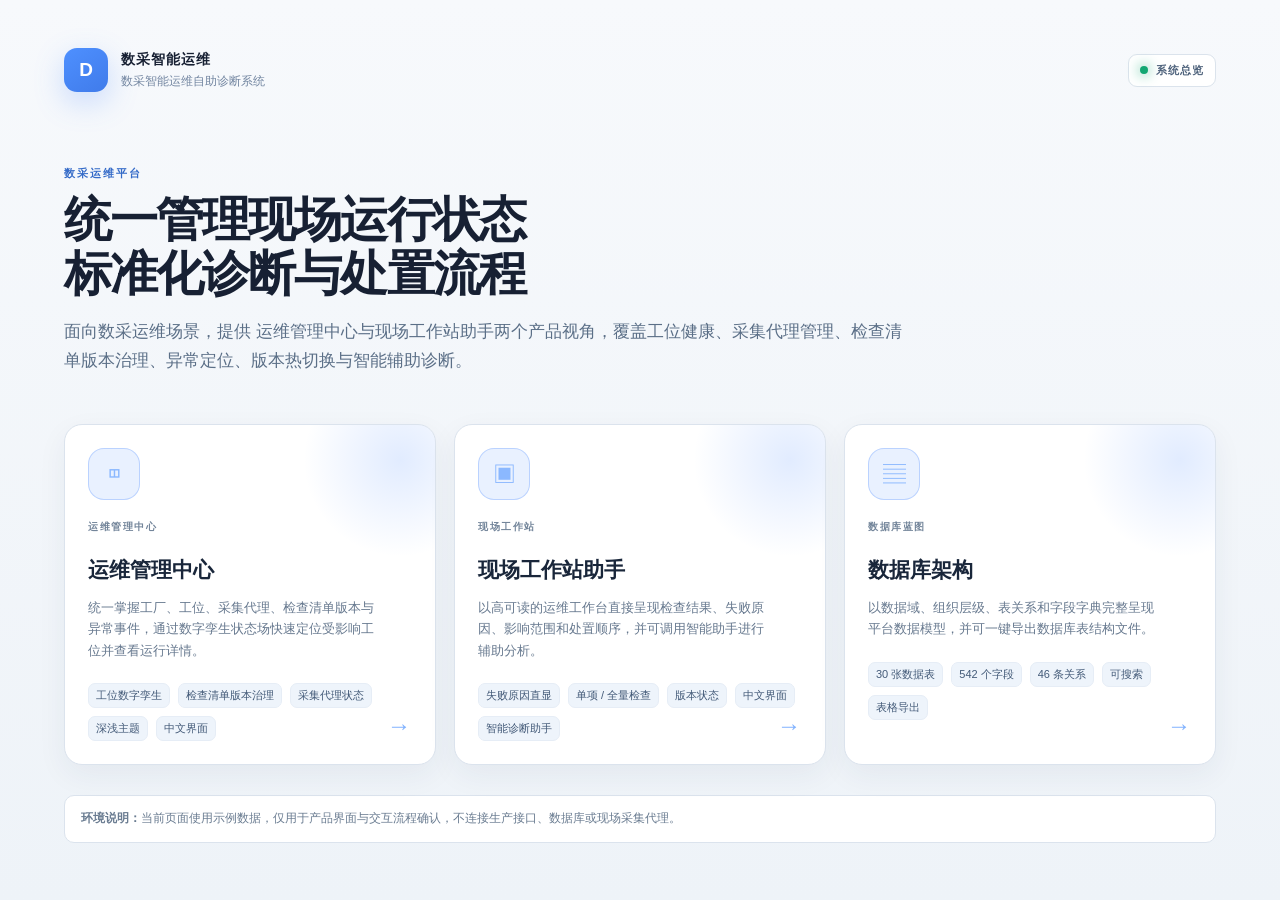
<file: index.html>
<!DOCTYPE html>

<html data-theme="light" lang="zh-CN">
<head>
<meta charset="utf-8"/>
<meta content="width=device-width,initial-scale=1" name="viewport"/>
<title>数采智能运维自助诊断系统</title>
<link href="assets/styles.css" rel="stylesheet"/>
</head>
<body class="product-entry-body">
<main class="entry-page official-entry-page">
<div class="entry-shell">
<div class="entry-brand official-entry-brand">
<div class="logo-block">D</div>
<div>
<div style="font-weight:800;letter-spacing:.07em">数采智能运维</div>
<div class="muted" style="font-size:12px;margin-top:4px">数采智能运维自助诊断系统</div>
</div>
<div class="entry-status" style="margin-left:auto"><span class="dot green"></span> 系统总览</div>
</div>
<section class="entry-hero official-entry-hero">
<div class="section-eyebrow">数采运维平台</div>
<h1>统一管理现场运行状态<br/>标准化诊断与处置流程</h1>
<p>面向数采运维场景，提供 运维管理中心与现场工作站助手两个产品视角，覆盖工位健康、采集代理管理、检查清单版本治理、异常定位、版本热切换与智能辅助诊断。</p>
</section>
<section class="entry-cards official-entry-cards">
<a class="entry-card card official-entry-card" href="web-console.html">
<div class="entry-card-icon">◫</div>
<div class="entry-card-kicker">运维管理中心</div>
<h2>运维管理中心</h2>
<p>统一掌握工厂、工位、采集代理、检查清单版本与异常事件，通过数字孪生状态场快速定位受影响工位并查看运行详情。</p>
<div class="entry-features"><span class="tag">工位数字孪生</span><span class="tag">检查清单版本治理</span><span class="tag">采集代理状态</span><span class="tag">深浅主题</span><span class="tag">中文界面</span></div>
<span class="entry-arrow">→</span>
</a>
<a class="entry-card card official-entry-card" href="workstation-assistant.html">
<div class="entry-card-icon">▣</div>
<div class="entry-card-kicker">现场工作站</div>
<h2>现场工作站助手</h2>
<p>以高可读的运维工作台直接呈现检查结果、失败原因、影响范围和处置顺序，并可调用智能助手进行辅助分析。</p>
<div class="entry-features"><span class="tag">失败原因直显</span><span class="tag">单项 / 全量检查</span><span class="tag">版本状态</span><span class="tag">中文界面</span><span class="tag">智能诊断助手</span></div>
<span class="entry-arrow">→</span>
</a>
<a class="entry-card card official-entry-card" href="database-schema.html">
<div class="entry-card-icon">▤</div>
<div class="entry-card-kicker">数据库蓝图</div>
<h2>数据库架构</h2>
<p>以数据域、组织层级、表关系和字段字典完整呈现平台数据模型，并可一键导出数据库表结构文件。</p>
<div class="entry-features"><span class="tag">30 张数据表</span><span class="tag">542 个字段</span><span class="tag">46 条关系</span><span class="tag">可搜索</span><span class="tag">表格导出</span></div>
<span class="entry-arrow">→</span>
</a>
</section>
<div class="environment-note"><b>环境说明：</b>当前页面使用示例数据，仅用于产品界面与交互流程确认，不连接生产接口、数据库或现场采集代理。</div>
</div>
</main>
<script src="assets/jquery-3.6.1.min.js"></script>
<script src="assets/common.js"></script>
</body>
</html>
</file>
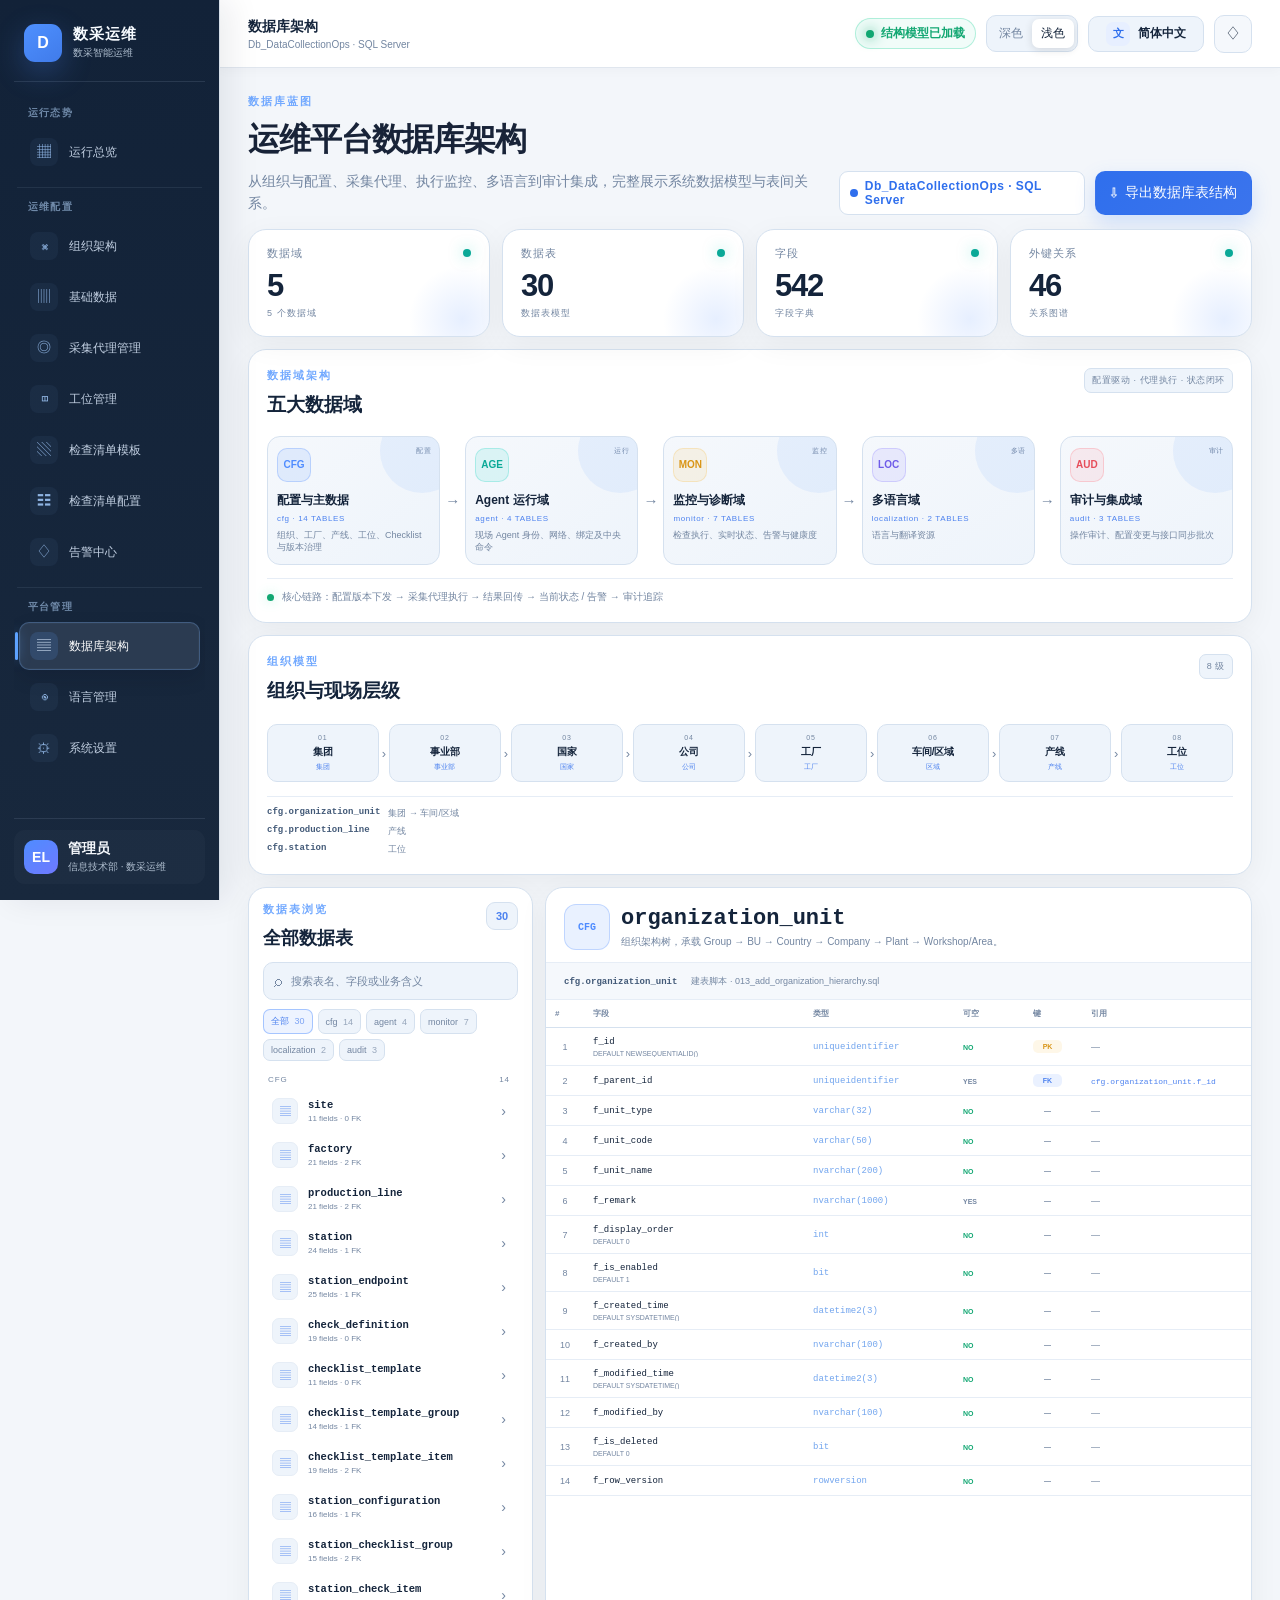
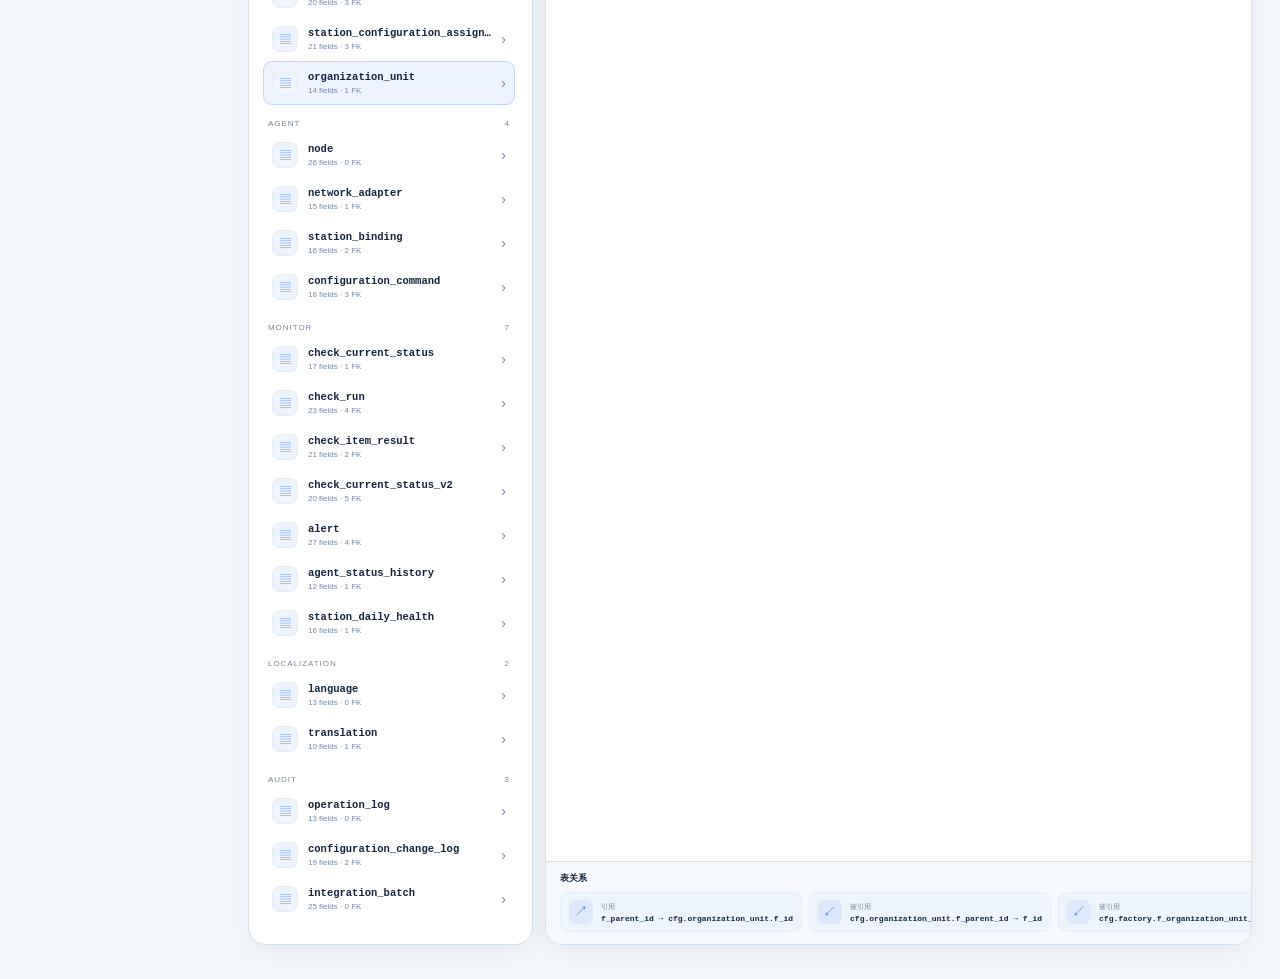
<file: database-schema.html>
<!DOCTYPE html>

<html data-theme="light" lang="zh-CN">
<head>
<meta charset="utf-8"/>
<meta content="width=device-width,initial-scale=1" name="viewport"/>
<title>数据库架构 · 数采智能运维中心</title>
<link href="assets/styles.css" rel="stylesheet"/>
</head>
<body class="web-page db-page">
<div class="app-shell">
<aside class="sidebar">
<div class="brand">
<div class="logo-block" style="width:38px;height:38px;border-radius:11px;font-size:16px">D</div>
<div><div class="brand-name">数采运维</div><div class="brand-sub">数采智能运维</div></div>
</div>
<nav class="nav nav-formal-template"><div class="nav-section-label">运行态势</div>
<a class="nav-item" href="web-console.html#overview"><span class="nav-icon">▦</span><span data-i18n="nav.overview">运行总览</span></a>
<div class="nav-section-label nav-section-gap">运维配置</div><a class="nav-item" href="web-console.html#organization"><span class="nav-icon">⌘</span><span data-i18n="nav.organization">组织架构</span></a>
<a class="nav-item" href="web-console.html#master-data"><span class="nav-icon">▥</span><span data-i18n="nav.masterData">基础数据</span></a>
<a class="nav-item" href="web-console.html#agents"><span class="nav-icon">◎</span><span data-i18n="nav.agents">采集代理管理</span></a>
<a class="nav-item" href="web-console.html#stations"><span class="nav-icon">◫</span><span data-i18n="nav.stations">工位管理</span></a>
<a class="nav-item" href="web-console.html#templates"><span class="nav-icon">▧</span><span data-i18n="nav.templates">检查清单模板</span></a>
<a class="nav-item" href="web-console.html#checklist"><span class="nav-icon">☷</span><span data-i18n="nav.checklist">检查清单配置</span></a>
<a class="nav-item" href="web-console.html#alerts"><span class="nav-icon">♢</span><span data-i18n="nav.alerts">告警中心</span></a>
<div class="nav-section-label nav-section-gap">平台管理</div><a class="nav-item active" href="database-schema.html"><span class="nav-icon">▤</span><span data-db-i18n="nav.database">数据库架构</span></a>
<div class="nav-item" data-action="language"><span class="nav-icon">◉</span><span data-i18n="nav.language">语言管理</span></div>
<div class="nav-item" data-action="settings"><span class="nav-icon">⚙</span><span data-i18n="nav.settings">系统设置</span></div>
</nav>
<div class="sidebar-footer">
<div class="profile"><div class="avatar">EL</div><div><div data-i18n="profile.admin" style="font-weight:650">管理员</div><div class="brand-sub">信息技术部 · 数采运维</div></div></div>
</div>
</aside>
<section class="main db-main">
<header class="topbar">
<div><div class="page-headline" data-db-i18n="top.database">数据库架构</div><div class="muted" style="font-size:10px;margin-top:3px">Db_DataCollectionOps · SQL Server</div></div>
<div class="top-actions">
<span class="status-pill green"><span class="dot green"></span><span data-db-i18n="status.schemaReady">架构就绪</span></span>
<div aria-label="主题切换" class="theme-switch"><button data-i18n="theme.dark" data-theme="dark">深色</button><button class="active" data-i18n="theme.light" data-theme="light">浅色</button></div>
<div aria-label="当前语言" class="language-switch language-fixed"><span class="language-icon">文</span><span class="language-fixed-label">简体中文</span></div>
<button class="btn icon-btn" title="通知">♢</button>
</div>
</header>
<main class="content db-content">
<section class="hero-strip db-hero">
<div>
<div class="section-eyebrow">数据库蓝图</div>
<h1 data-db-i18n="hero.title">运维平台数据库架构</h1>
<p data-db-i18n="hero.desc">从组织与配置、采集代理、执行监控、多语言到审计集成，完整展示系统数据模型与表间关系。</p>
</div>
<div class="hero-actions db-hero-actions">
<span class="data-badge"><span class="dot blue"></span>Db_DataCollectionOps · SQL Server</span>
<a class="btn primary db-export-btn" download="DataCollectionOps-Database-Table-Interface.xlsx" href="exports/DataCollectionOps-Database-Table-Interface.xlsx"><span>⇩</span><span data-db-i18n="export.excel">导出数据库表结构</span></a>
</div>
</section>
<section class="db-kpi-grid" id="dbKpis"></section>
<section class="db-architecture-grid">
<article class="card db-domain-board">
<div class="db-card-head">
<div><div class="section-eyebrow">数据域架构</div><h2 data-db-i18n="domain.title">五大数据域</h2></div>
<span class="db-subtle-badge" data-db-i18n="domain.subtitle">配置驱动 · 代理执行 · 状态闭环</span>
</div>
<div class="db-domain-flow" id="dbDomainFlow"></div>
<div class="db-flow-note"><span class="db-pulse-dot"></span><span data-db-i18n="domain.flowNote">核心链路：配置版本下发 → 采集代理执行 → 结果回传 → 当前状态 / 告警 → 审计追踪</span></div>
</article>
<article class="card db-org-card">
<div class="db-card-head">
<div><div class="section-eyebrow">组织模型</div><h2 data-db-i18n="org.title">组织与现场层级</h2></div>
<span class="db-subtle-badge">8 级</span>
</div>
<div class="db-org-chain" id="dbOrgChain"></div>
<div class="db-org-foot"><b>cfg.organization_unit</b><span>集团 → 车间/区域</span><b>cfg.production_line</b><span>产线</span><b>cfg.station</b><span>工位</span></div>
</article>
</section>
<section class="db-explorer">
<aside class="card db-table-nav">
<div class="db-explorer-title">
<div><div class="section-eyebrow">数据表浏览</div><h2 data-db-i18n="explorer.tables">全部数据表</h2></div>
<span class="db-table-count" id="dbTableCount">30</span>
</div>
<div class="db-search-wrap"><span>⌕</span><input data-db-placeholder="search.placeholder" id="dbSearch" placeholder="搜索表名、字段或业务含义" type="search"/></div>
<div class="db-schema-filter" id="dbSchemaFilter"></div>
<div class="db-table-list" id="dbTableList"></div>
</aside>
<section class="card db-table-detail">
<div class="db-detail-head">
<div class="db-detail-title-wrap"><div class="db-schema-code" id="dbActiveSchema">cfg</div><div><div class="db-detail-name" id="dbActiveTable">station</div><div class="db-detail-purpose" id="dbActivePurpose"></div></div></div>
<div class="db-detail-stats"><span><b id="dbFieldCount">0</b><small data-db-i18n="detail.fields">字段</small></span><span><b id="dbOutFkCount">0</b><small>出向外键</small></span><span><b id="dbInFkCount">0</b><small>入向外键</small></span></div>
</div>
<div class="db-detail-meta"><span id="dbFullTable"></span><span id="dbSourceScript"></span><span class="db-copy-name" data-db-i18n="detail.copy" id="dbCopyName">复制表名</span></div>
<div class="db-fields-wrap">
<table class="db-fields-table">
<thead><tr><th>#</th><th data-db-i18n="field.name">字段</th><th data-db-i18n="field.type">类型</th><th>可空</th><th>键</th><th data-db-i18n="field.reference">引用</th><th data-db-i18n="field.meaning">业务含义</th></tr></thead>
<tbody id="dbFieldRows"></tbody>
</table>
</div>
<div class="db-relation-panel">
<div class="db-relation-head"><b data-db-i18n="relation.title">表关系</b><span id="dbRelationSummary"></span></div>
<div class="db-relation-list" id="dbRelationList"></div>
</div>
</section>
</section>
</main>
</section>
</div>
<div class="toast"></div>
<script src="assets/jquery-3.6.1.min.js"></script>
<script src="assets/common.js"></script>
<script src="assets/database-schema-data.js"></script>
<script src="assets/database-schema.js"></script>
</body>
</html>
</file>
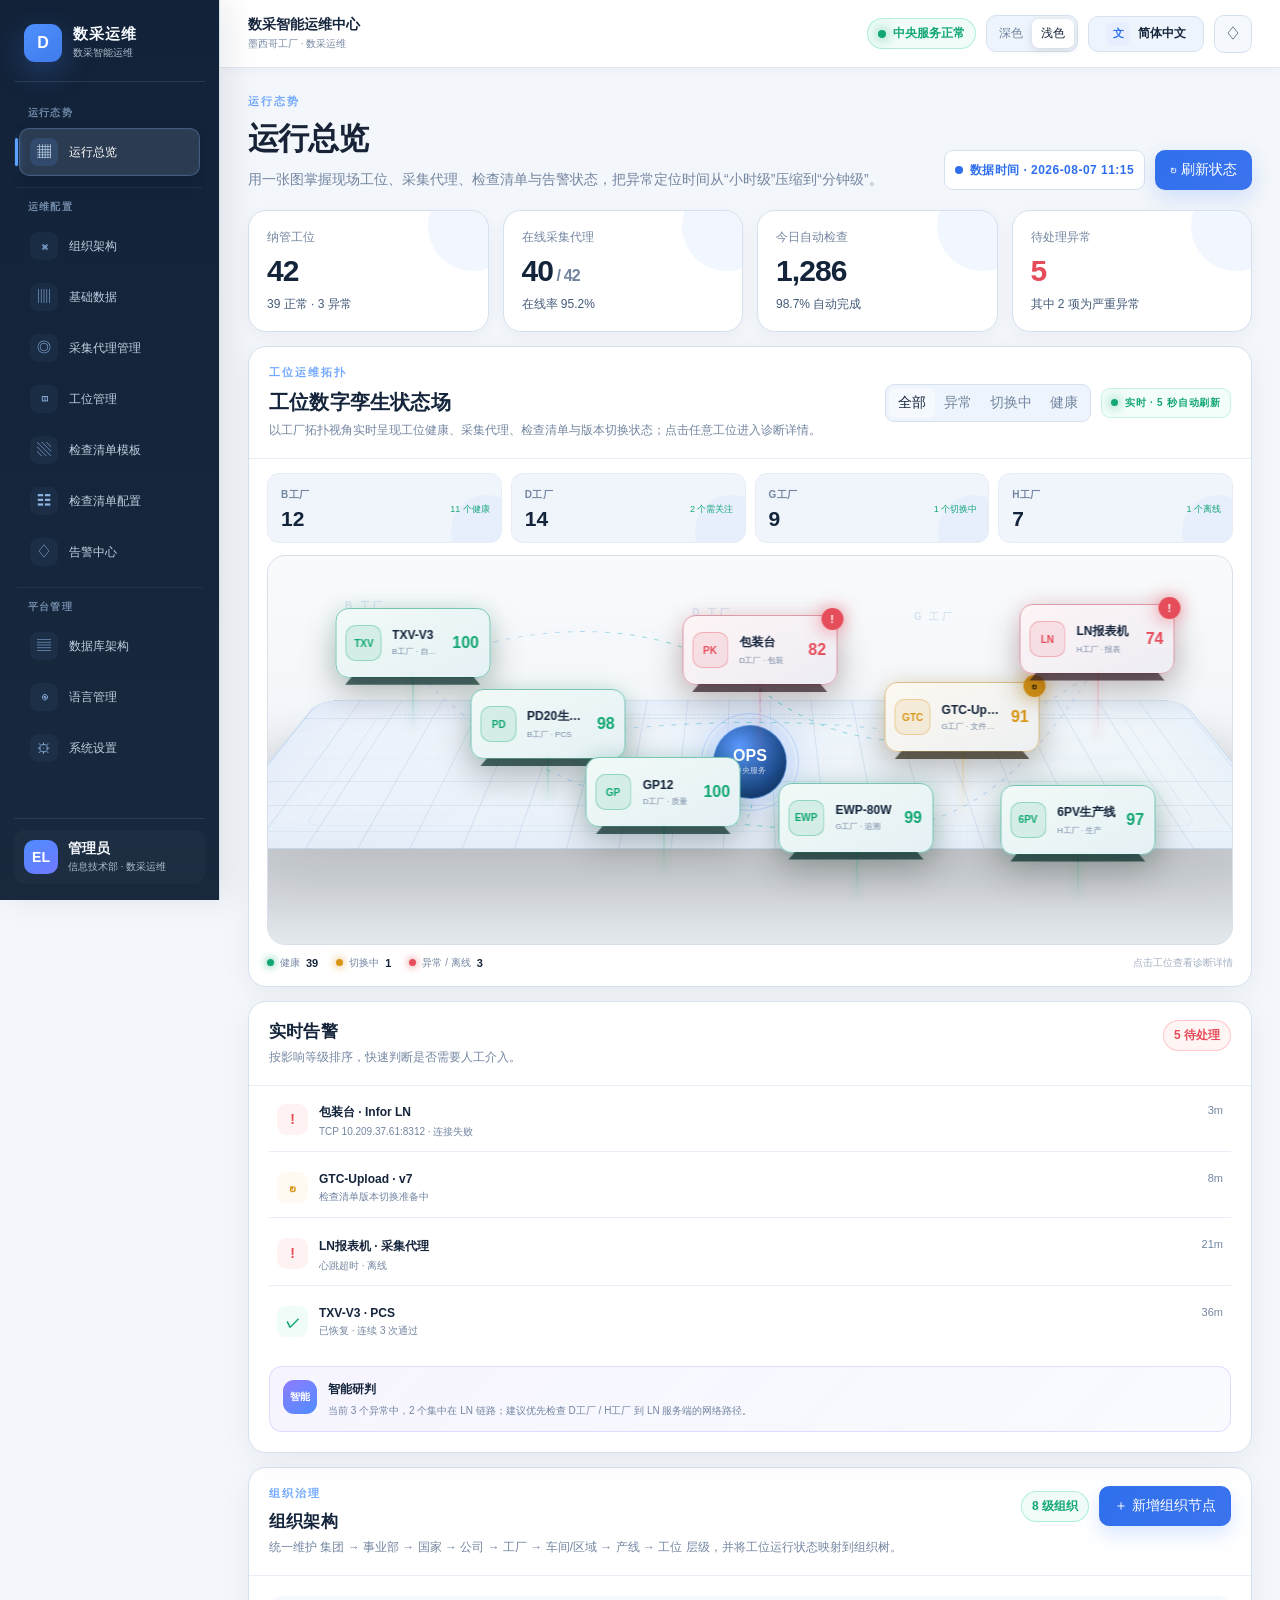
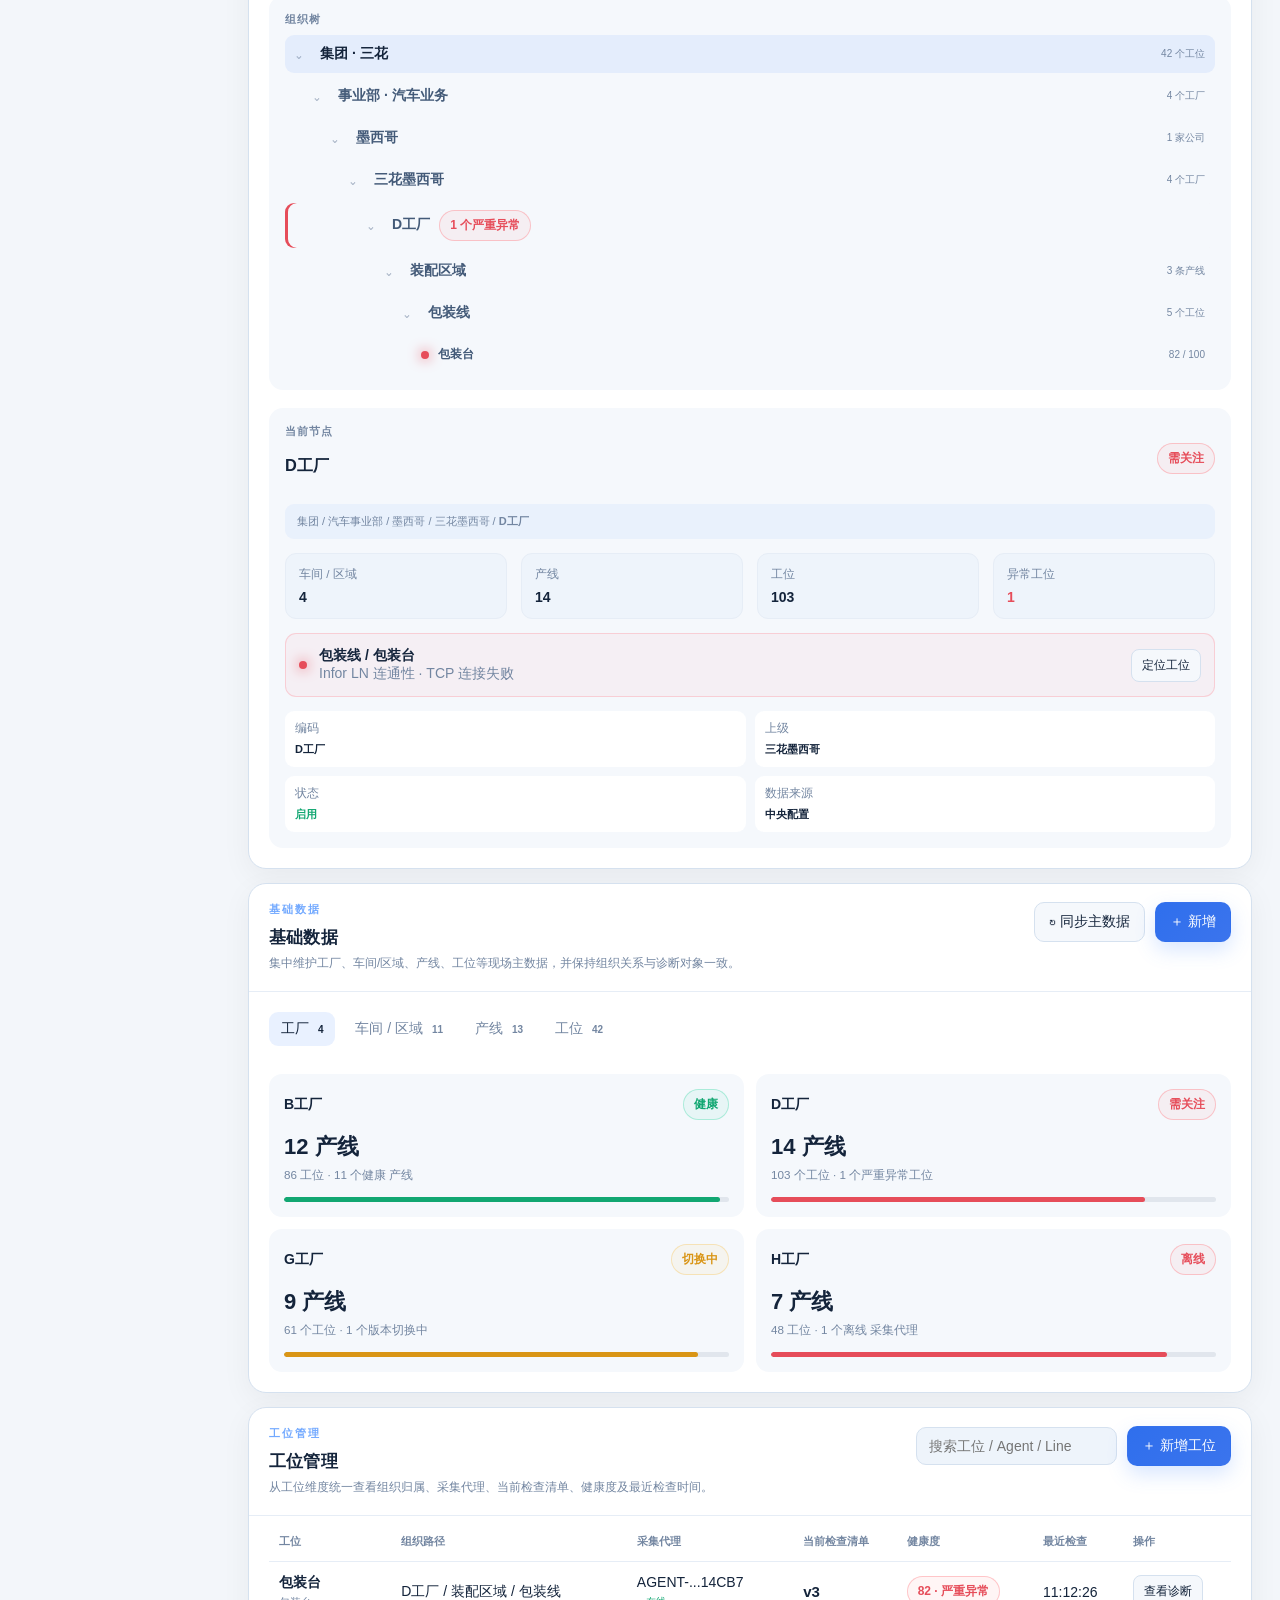
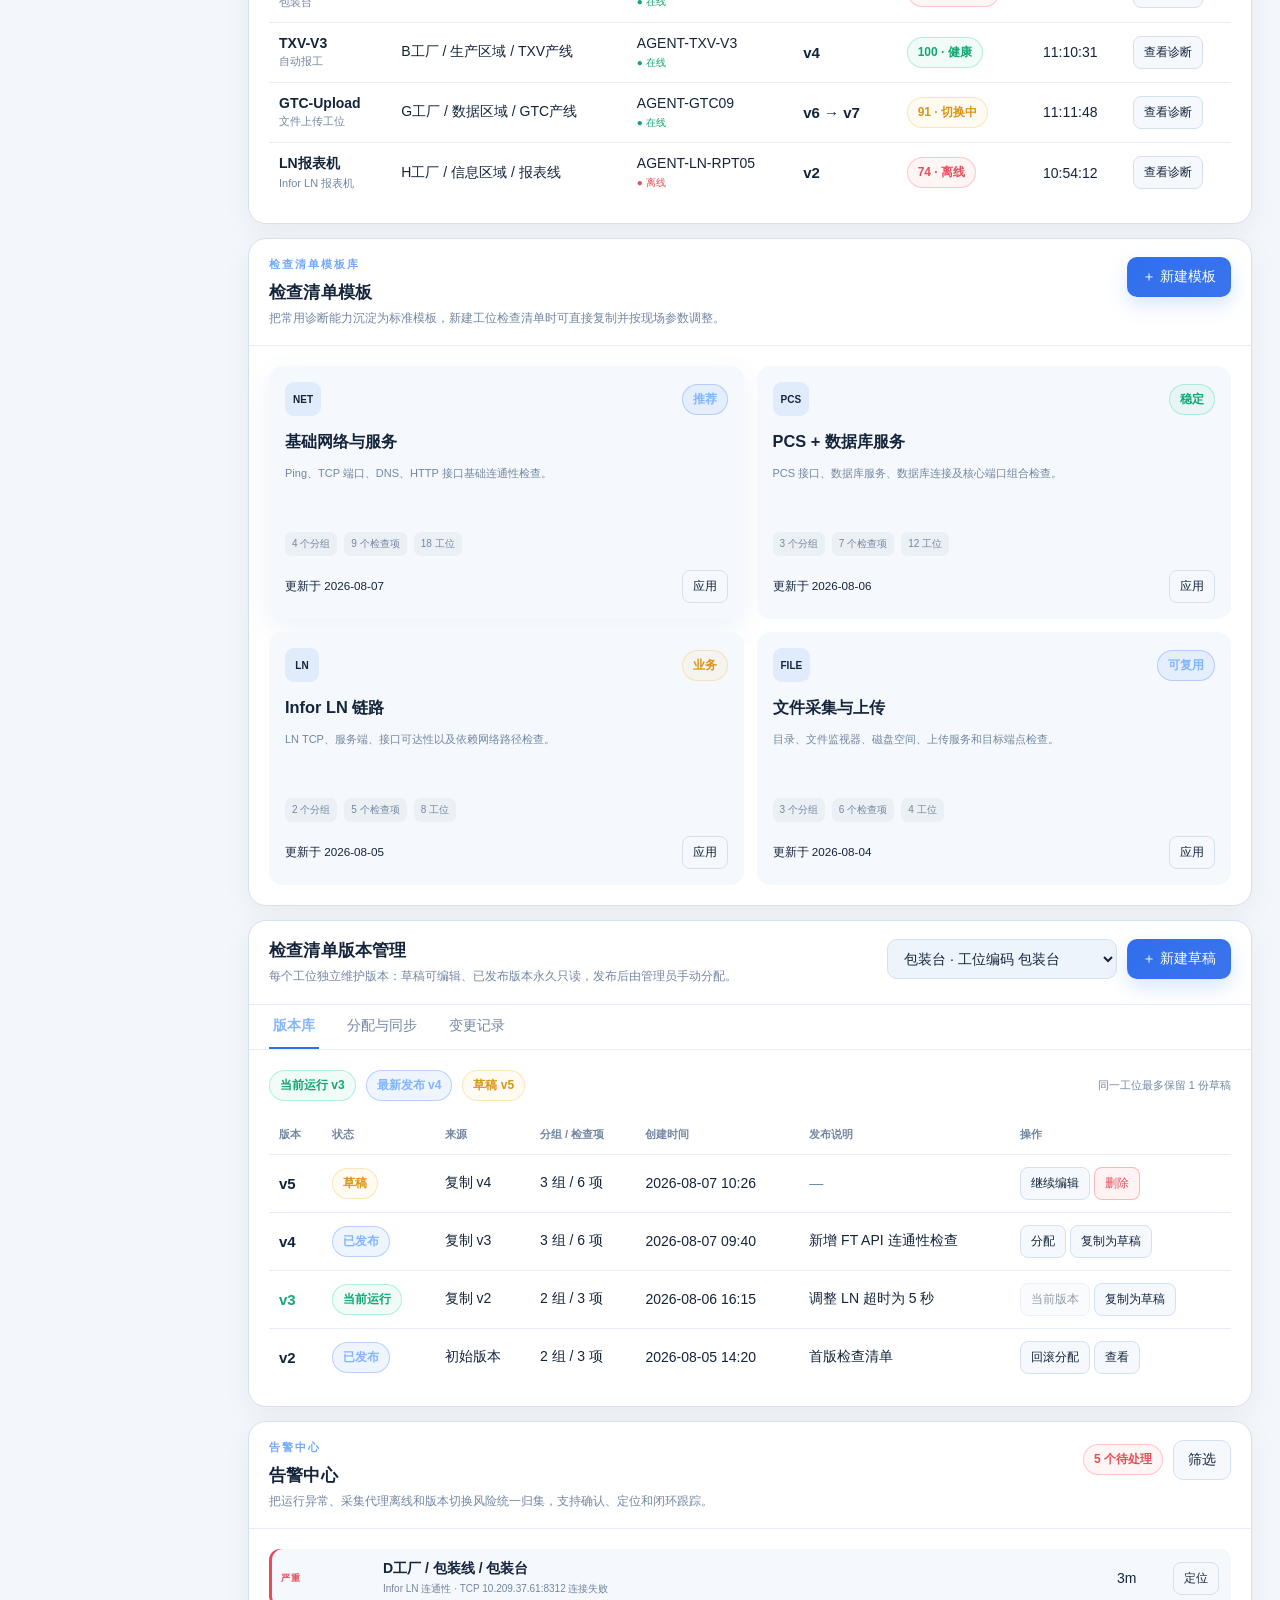
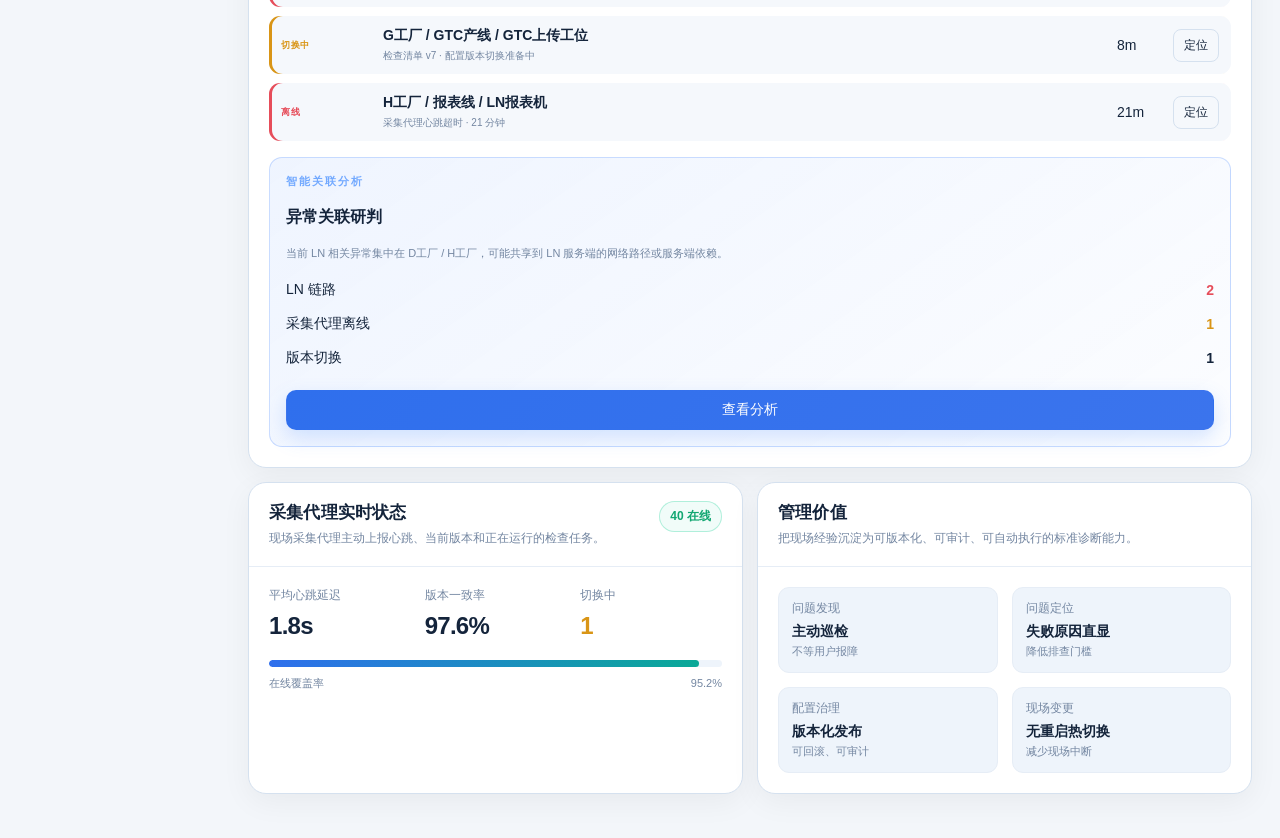
<file: web-console.html>
<!DOCTYPE html>

<html data-theme="light" lang="zh-CN">
<head>
<meta charset="utf-8"/>
<meta content="width=device-width,initial-scale=1" name="viewport"/>
<title>数采智能运维中心</title>
<link href="assets/styles.css" rel="stylesheet"/>
</head>
<body class="web-page">
<div class="app-shell">
<aside class="sidebar">
<div class="brand">
<div class="logo-block" style="width:38px;height:38px;border-radius:11px;font-size:16px">D</div>
<div><div class="brand-name">数采运维</div><div class="brand-sub">数采智能运维</div></div>
</div>
<nav class="nav nav-formal-template"><div class="nav-section-label">运行态势</div>
<div class="nav-item active" data-target="overview"><span class="nav-icon">▦</span><span data-i18n="nav.overview">运行总览</span></div>
<div class="nav-section-label nav-section-gap">运维配置</div><div class="nav-item" data-target="organization"><span class="nav-icon">⌘</span><span data-i18n="nav.organization">组织架构</span></div>
<div class="nav-item" data-target="master-data"><span class="nav-icon">▥</span><span data-i18n="nav.masterData">基础数据</span></div>
<div class="nav-item" data-target="agents"><span class="nav-icon">◎</span><span data-i18n="nav.agents">采集代理管理</span></div>
<div class="nav-item" data-target="stations"><span class="nav-icon">◫</span><span data-i18n="nav.stations">工位管理</span></div>
<div class="nav-item" data-target="templates"><span class="nav-icon">▧</span><span data-i18n="nav.templates">检查清单模板</span></div>
<div class="nav-item" data-target="checklist"><span class="nav-icon">☷</span><span data-i18n="nav.checklist">检查清单配置</span></div>
<div class="nav-item" data-target="alerts"><span class="nav-icon">♢</span><span data-i18n="nav.alerts">告警中心</span></div>
<div class="nav-section-label nav-section-gap">平台管理</div><a class="nav-item" href="database-schema.html"><span class="nav-icon">▤</span><span data-i18n="nav.database">数据库架构</span></a>
<div class="nav-item" data-action="language"><span class="nav-icon">◉</span><span data-i18n="nav.language">语言管理</span></div>
<div class="nav-item" data-action="settings"><span class="nav-icon">⚙</span><span data-i18n="nav.settings">系统设置</span></div>
</nav>
<div class="sidebar-footer">
<div class="profile">
<div class="avatar">EL</div>
<div><div data-i18n="profile.admin" style="font-weight:650">管理员</div><div class="brand-sub">信息技术部 · 数采运维</div></div>
</div>
</div>
</aside>
<section class="main">
<header class="topbar">
<div><div class="page-headline" data-i18n="top.title">数采智能运维中心</div><div class="muted" style="font-size:10px;margin-top:3px">墨西哥工厂 · 数采运维</div></div>
<div class="top-actions">
<span class="status-pill green"><span class="dot green"></span><span data-i18n="status.central">中央服务正常</span></span>
<div aria-label="主题切换" class="theme-switch">
<button class="active" data-i18n="theme.dark" data-theme="dark">深色</button><button data-i18n="theme.light" data-theme="light">浅色</button>
</div>
<div aria-label="当前语言" class="language-switch language-fixed"><span class="language-icon">文</span><span class="language-fixed-label">简体中文</span></div>
<button class="btn icon-btn" title="通知">♢</button>
</div>
</header>
<main class="content">
<section class="hero-strip" id="overview">
<div>
<div class="section-eyebrow">运行态势</div>
<h1 data-i18n="overview.title">运行总览</h1>
<p data-i18n="overview.desc">用一张图掌握现场工位、采集代理、检查清单与告警状态，把异常定位时间从“小时级”压缩到“分钟级”。</p>
</div>
<div class="hero-actions">
<span class="data-badge"><span class="dot blue"></span><span data-i18n="overview.timestamp">数据时间 · 2026-08-07 11:15</span></span>
<button class="btn primary" id="refreshDashboard"><span data-i18n="overview.refresh">↻ 刷新状态</span></button>
</div>
</section>
<section class="grid-4">
<article class="card kpi-card"><div class="kpi-label" data-i18n="kpi.stations">纳管工位</div><div class="kpi-number">42</div><div class="kpi-trend" data-i18n="kpi.stationsTrend">39 正常 · 3 异常</div></article>
<article class="card kpi-card"><div class="kpi-label" data-i18n="kpi.agents">在线采集代理</div><div class="kpi-number">40<span style="font-size:16px;color:var(--muted)"> / 42</span></div><div class="kpi-trend" data-i18n="kpi.agentsTrend">在线率 95.2%</div></article>
<article class="card kpi-card"><div class="kpi-label" data-i18n="kpi.checks">今日自动检查</div><div class="kpi-number">1,286</div><div class="kpi-trend" data-i18n="kpi.checksTrend">98.7% 自动完成</div></article>
<article class="card kpi-card"><div class="kpi-label" data-i18n="kpi.alerts">待处理异常</div><div class="kpi-number text-red">5</div><div class="kpi-trend" data-i18n="kpi.alertsTrend">其中 2 项为严重异常</div></article>
</section>
<section class="digital-twin-layout" id="station-health">
<article class="card digital-twin-card">
<div class="card-head twin-head">
<div>
<div class="section-eyebrow">工位运维拓扑</div>
<div class="card-title twin-title" data-i18n="map.title">工位数字孪生状态场</div>
<div class="card-subtitle" data-i18n="map.subtitle">以工厂拓扑视角实时呈现工位健康、采集代理、检查清单与版本切换状态；点击任意工位进入诊断详情。</div>
</div>
<div class="twin-actions">
<div class="segmented" id="stationFilter">
<button class="active" data-filter="all" data-i18n="map.all">全部</button>
<button data-filter="failed" data-i18n="map.failed">异常</button>
<button data-filter="switching" data-i18n="map.switching">切换中</button>
<button data-filter="healthy" data-i18n="map.healthy">健康</button>
</div>
<span class="live-badge"><i></i><span data-i18n="map.live">实时 · 5 秒自动刷新</span></span>
</div>
</div>
<div class="twin-body">
<div class="twin-overview-strip">
<div class="twin-stat"><span>B工厂</span><strong>12</strong><small>11 个健康</small></div>
<div class="twin-stat"><span>D工厂</span><strong>14</strong><small class="text-red">2 个需关注</small></div>
<div class="twin-stat"><span>G工厂</span><strong>9</strong><small class="text-yellow">1 个切换中</small></div>
<div class="twin-stat"><span>H工厂</span><strong>7</strong><small class="text-red">1 个离线</small></div>
<div class="twin-health-ring"><div class="ring-value">92.8<small>%</small></div><span>整体健康度</span></div>
</div>
<div class="factory-scene" id="factoryScene">
<div class="factory-floor"></div>
<div class="zone-label z-b">B 工厂</div><div class="zone-label z-d">D 工厂</div><div class="zone-label z-g">G 工厂</div><div class="zone-label z-h">H 工厂</div>
<svg aria-hidden="true" class="factory-links" preserveaspectratio="none" viewbox="0 0 1000 520">
<defs><lineargradient id="linkGlow" x1="0" x2="1"><stop offset="0" stop-color="#4f8cff" stop-opacity=".15"></stop><stop offset=".5" stop-color="#55d8c5" stop-opacity=".75"></stop><stop offset="1" stop-color="#4f8cff" stop-opacity=".15"></stop></lineargradient></defs>
<path d="M150 150 C300 70 430 95 510 178 S720 290 855 155"></path><path d="M150 150 C235 265 340 340 495 360 S740 390 855 155"></path><path d="M510 178 C515 260 510 310 495 360"></path><path d="M290 245 C425 215 610 215 720 250"></path>
</svg>
<button class="station-node healthy" data-station="TXV-V3" data-status="healthy" style="--x:15%;--y:27%;--lift:18px"><span class="node-beam"></span><span class="node-icon">TXV</span><span class="node-copy"><b>TXV-V3</b><small>B工厂 · 自动报工</small></span><span class="node-score">100</span></button>
<button class="station-node healthy" data-station="PD20-Line" data-status="healthy" style="--x:29%;--y:46%;--lift:10px"><span class="node-beam"></span><span class="node-icon">PD</span><span class="node-copy"><b>PD20生产线</b><small>B工厂 · PCS</small></span><span class="node-score">98</span></button>
<button class="station-node failed" data-station="PackingTable" data-status="failed" style="--x:51%;--y:33%;--lift:34px"><span class="node-beam"></span><span class="node-icon">PK</span><span class="node-copy"><b>包装台</b><small>D工厂 · 包装</small></span><span class="node-score">82</span><span class="node-alert">!</span></button>
<button class="station-node healthy" data-station="GP12" data-status="healthy" style="--x:41%;--y:64%;--lift:12px"><span class="node-beam"></span><span class="node-icon">GP</span><span class="node-copy"><b>GP12</b><small>D工厂 · 质量</small></span><span class="node-score">100</span></button>
<button class="station-node switching" data-station="GTC-Upload" data-status="switching" style="--x:72%;--y:48%;--lift:25px"><span class="node-beam"></span><span class="node-icon">GTC</span><span class="node-copy"><b>GTC-Upload</b><small>G工厂 · 文件上传</small></span><span class="node-score">91</span><span class="node-spin">↻</span></button>
<button class="station-node healthy" data-station="EWP-80W" data-status="healthy" style="--x:61%;--y:70%;--lift:10px"><span class="node-beam"></span><span class="node-icon">EWP</span><span class="node-copy"><b>EWP-80W</b><small>G工厂 · 追溯</small></span><span class="node-score">99</span></button>
<button class="station-node failed" data-station="LN-Report" data-status="failed" style="--x:86%;--y:29%;--lift:30px"><span class="node-beam"></span><span class="node-icon">LN</span><span class="node-copy"><b>LN报表机</b><small>H工厂 · 报表</small></span><span class="node-score">74</span><span class="node-alert">!</span></button>
<button class="station-node healthy" data-station="6PV" data-status="healthy" style="--x:84%;--y:70%;--lift:8px"><span class="node-beam"></span><span class="node-icon">6PV</span><span class="node-copy"><b>6PV生产线</b><small>H工厂 · 生产</small></span><span class="node-score">97</span></button>
<div class="scene-center-orb"><span class="orb-pulse"></span><b>OPS</b><small>中央服务</small></div>
</div>
<div class="twin-legend">
<span><i class="legend-dot healthy"></i><em data-i18n="map.legendHealthy">健康</em><b>39</b></span>
<span><i class="legend-dot switching"></i><em data-i18n="map.legendWarning">切换中</em><b>1</b></span>
<span><i class="legend-dot failed"></i><em data-i18n="map.legendFailed">异常 / 离线</em><b>3</b></span>
<div class="legend-hint">点击工位查看诊断详情</div>
</div>
</div>
</article>
<article class="card alert-command" id="alerts">
<div class="card-head"><div><div class="card-title" data-i18n="alerts.title">实时告警</div><div class="card-subtitle" data-i18n="alerts.subtitle">按影响等级排序，快速判断是否需要人工介入。</div></div><span class="status-pill red" data-i18n="alerts.pending">5 待处理</span></div>
<div class="card-body" style="padding-top:6px">
<div class="alert-list">
<div class="alert-item"><div class="alert-icon">!</div><div><div class="alert-title">包装台 · Infor LN</div><div class="alert-desc">TCP 10.209.37.61:8312 · 连接失败</div></div><div class="alert-time">3m</div></div>
<div class="alert-item"><div class="alert-icon" style="background:rgba(245,191,79,.08);color:var(--yellow)">↻</div><div><div class="alert-title">GTC-Upload · v7</div><div class="alert-desc">检查清单版本切换准备中</div></div><div class="alert-time">8m</div></div>
<div class="alert-item"><div class="alert-icon">!</div><div><div class="alert-title">LN报表机 · 采集代理</div><div class="alert-desc">心跳超时 · 离线</div></div><div class="alert-time">21m</div></div>
<div class="alert-item"><div class="alert-icon" style="background:rgba(56,214,164,.08);color:var(--green)">✓</div><div><div class="alert-title">TXV-V3 · PCS</div><div class="alert-desc">已恢复 · 连续 3 次通过</div></div><div class="alert-time">36m</div></div>
</div>
<div class="alert-insight">
<div class="insight-orb">智能</div><div><b>智能研判</b><p>当前 3 个异常中，2 个集中在 LN 链路；建议优先检查 D工厂 / H工厂 到 LN 服务端的网络路径。</p></div>
</div>
</div>
</article>
</section>
<section class="card section-block demo-module" id="organization">
<div class="card-head">
<div><div class="section-eyebrow">组织治理</div><div class="card-title" data-i18n="organization.title">组织架构</div><div class="card-subtitle" data-i18n="organization.subtitle">统一维护 集团 → 事业部 → 国家 → 公司 → 工厂 → 车间/区域 → 产线 → 工位 层级，并将工位运行状态映射到组织树。</div></div>
<div class="inline"><span class="status-pill green">8 级组织</span><button class="btn primary demo-action" data-toast="组织节点维护">＋ 新增组织节点</button></div>
</div>
<div class="card-body org-demo-layout">
<div class="org-tree-panel">
<div class="panel-mini-title">组织树</div>
<div class="org-tree">
<div class="org-node level-1 active"><span class="org-exp">⌄</span><b>集团 · 三花</b><span class="org-count">42 个工位</span></div>
<div class="org-node level-2"><span class="org-exp">⌄</span><b>事业部 · 汽车业务</b><span class="org-count">4 个工厂</span></div>
<div class="org-node level-3"><span class="org-exp">⌄</span><b>墨西哥</b><span class="org-count">1 家公司</span></div>
<div class="org-node level-4"><span class="org-exp">⌄</span><b>三花墨西哥</b><span class="org-count">4 个工厂</span></div>
<div class="org-node level-5 org-alert-node"><span class="org-exp">⌄</span><b>D工厂</b><span class="status-pill red">1 个严重异常</span></div>
<div class="org-node level-6"><span class="org-exp">⌄</span><b>装配区域</b><span class="org-count">3 条产线</span></div>
<div class="org-node level-7"><span class="org-exp">⌄</span><b>包装线</b><span class="org-count">5 个工位</span></div>
<div class="org-node level-8 org-station-row"><span class="dot red"></span><b>包装台</b><span class="org-count">82 / 100</span></div>
</div>
</div>
<div class="org-detail-panel">
<div class="between"><div><div class="panel-mini-title">当前节点</div><h3>D工厂</h3></div><span class="status-pill red">需关注</span></div>
<div class="org-path">集团 / 汽车事业部 / 墨西哥 / 三花墨西哥 / <b>D工厂</b></div>
<div class="grid-4 org-kpis">
<div class="detail-box"><small>车间 / 区域</small><strong>4</strong></div>
<div class="detail-box"><small>产线</small><strong>14</strong></div>
<div class="detail-box"><small>工位</small><strong>103</strong></div>
<div class="detail-box"><small>异常工位</small><strong class="text-red">1</strong></div>
</div>
<div class="org-alert-card"><span class="dot red"></span><div><b>包装线 / 包装台</b><div class="muted">Infor LN 连通性 · TCP 连接失败</div></div><button class="btn sm org-jump-station">定位工位</button></div>
<div class="org-governance"><div><small>编码</small><strong>D工厂</strong></div><div><small>上级</small><strong>三花墨西哥</strong></div><div><small>状态</small><strong class="text-green">启用</strong></div><div><small>数据来源</small><strong>中央配置</strong></div></div>
</div>
</div>
</section>
<section class="card section-block demo-module" id="master-data">
<div class="card-head">
<div><div class="section-eyebrow">基础数据</div><div class="card-title" data-i18n="masterData.title">基础数据</div><div class="card-subtitle" data-i18n="masterData.subtitle">集中维护工厂、车间/区域、产线、工位等现场主数据，并保持组织关系与诊断对象一致。</div></div>
<div class="inline"><button class="btn demo-action" data-toast="主数据同步">↻ 同步主数据</button><button class="btn primary demo-action" data-toast="新增主数据">＋ 新增</button></div>
</div>
<div class="card-body">
<div class="master-tabs"><button class="active">工厂 <b>4</b></button><button>车间 / 区域 <b>11</b></button><button>产线 <b>13</b></button><button>工位 <b>42</b></button></div>
<div class="master-data-grid">
<div class="master-card"><div class="between"><b>B工厂</b><span class="status-pill green">健康</span></div><strong>12 产线</strong><small>86 工位 · 11 个健康 产线</small><div class="mini-progress"><span style="width:98%"></span></div></div>
<div class="master-card"><div class="between"><b>D工厂</b><span class="status-pill red">需关注</span></div><strong>14 产线</strong><small>103 个工位 · 1 个严重异常工位</small><div class="mini-progress warn"><span style="width:84%"></span></div></div>
<div class="master-card"><div class="between"><b>G工厂</b><span class="status-pill yellow">切换中</span></div><strong>9 产线</strong><small>61 个工位 · 1 个版本切换中</small><div class="mini-progress amber"><span style="width:93%"></span></div></div>
<div class="master-card"><div class="between"><b>H工厂</b><span class="status-pill red">离线</span></div><strong>7 产线</strong><small>48 工位 · 1 个离线 采集代理</small><div class="mini-progress warn"><span style="width:89%"></span></div></div>
</div>
</div>
</section>
<section class="card section-block demo-module" id="stations">
<div class="card-head">
<div><div class="section-eyebrow">工位管理</div><div class="card-title" data-i18n="stations.title">工位管理</div><div class="card-subtitle" data-i18n="stations.subtitle">从工位维度统一查看组织归属、采集代理、当前检查清单、健康度及最近检查时间。</div></div>
<div class="inline"><input class="form-control station-search" placeholder="搜索工位 / Agent / Line"/><button class="btn primary demo-action" data-toast="新增工位">＋ 新增工位</button></div>
</div>
<div class="card-body" style="padding-top:6px">
<div class="station-admin-table-wrap"><table class="version-table station-admin-table"><thead><tr><th>工位</th><th>组织路径</th><th>采集代理</th><th>当前检查清单</th><th>健康度</th><th>最近检查</th><th>操作</th></tr></thead><tbody>
<tr data-search="PackingTable Plant D Packing Line AGENT-5252C7FEC0014CB7"><td><b>包装台</b><div class="station-meta">包装台</div></td><td>D工厂 / 装配区域 / 包装线</td><td>AGENT-...14CB7<div class="text-green">● 在线</div></td><td><span class="version-badge">v3</span></td><td><span class="status-pill red">82 · 严重异常</span></td><td>11:12:26</td><td><button class="btn sm station-open" data-station="PackingTable">查看诊断</button></td></tr>
<tr data-search="TXV-V3 Plant B TXV Line AGENT-TXV-V3"><td><b>TXV-V3</b><div class="station-meta">自动报工</div></td><td>B工厂 / 生产区域 / TXV产线</td><td>AGENT-TXV-V3<div class="text-green">● 在线</div></td><td><span class="version-badge">v4</span></td><td><span class="status-pill green">100 · 健康</span></td><td>11:10:31</td><td><button class="btn sm station-open" data-station="TXV-V3">查看诊断</button></td></tr>
<tr data-search="GTC-Upload Plant G GTC Line AGENT-GTC09"><td><b>GTC-Upload</b><div class="station-meta">文件上传工位</div></td><td>G工厂 / 数据区域 / GTC产线</td><td>AGENT-GTC09<div class="text-green">● 在线</div></td><td><span class="version-badge">v6 → v7</span></td><td><span class="status-pill yellow">91 · 切换中</span></td><td>11:11:48</td><td><button class="btn sm station-open" data-station="GTC-Upload">查看诊断</button></td></tr>
<tr data-search="LN-Report Plant H Report Line AGENT-LN-RPT05"><td><b>LN报表机</b><div class="station-meta">Infor LN 报表机</div></td><td>H工厂 / 信息区域 / 报表线</td><td>AGENT-LN-RPT05<div class="text-red">● 离线</div></td><td><span class="version-badge">v2</span></td><td><span class="status-pill red">74 · 离线</span></td><td>10:54:12</td><td><button class="btn sm station-open" data-station="LN-Report">查看诊断</button></td></tr>
</tbody></table></div>
</div>
</section>
<section class="card section-block demo-module" id="templates">
<div class="card-head">
<div><div class="section-eyebrow">检查清单模板库</div><div class="card-title" data-i18n="templates.title">检查清单模板</div><div class="card-subtitle" data-i18n="templates.subtitle">把常用诊断能力沉淀为标准模板，新建工位 检查清单 时可直接复制并按现场参数调整。</div></div>
<button class="btn primary demo-action" data-toast="Checklist 模板">＋ 新建模板</button>
</div>
<div class="card-body template-library-grid">
<article class="template-card featured"><div class="between"><span class="template-icon">NET</span><span class="status-pill blue">推荐</span></div><h3>基础网络与服务</h3><p>Ping、TCP 端口、DNS、HTTP 接口基础连通性检查。</p><div class="template-stats"><span>4 个分组</span><span>9 个检查项</span><span>18 工位</span></div><div class="between"><small>更新于 2026-08-07</small><button class="btn sm demo-action" data-toast="应用模板">应用</button></div></article>
<article class="template-card"><div class="between"><span class="template-icon">PCS</span><span class="status-pill green">稳定</span></div><h3>PCS + 数据库服务</h3><p>PCS 接口、数据库服务、数据库连接及核心端口组合检查。</p><div class="template-stats"><span>3 个分组</span><span>7 个检查项</span><span>12 工位</span></div><div class="between"><small>更新于 2026-08-06</small><button class="btn sm demo-action" data-toast="应用模板">应用</button></div></article>
<article class="template-card"><div class="between"><span class="template-icon">LN</span><span class="status-pill yellow">业务</span></div><h3>Infor LN 链路</h3><p>LN TCP、服务端、接口可达性以及依赖网络路径检查。</p><div class="template-stats"><span>2 个分组</span><span>5 个检查项</span><span>8 工位</span></div><div class="between"><small>更新于 2026-08-05</small><button class="btn sm demo-action" data-toast="应用模板">应用</button></div></article>
<article class="template-card"><div class="between"><span class="template-icon">FILE</span><span class="status-pill blue">可复用</span></div><h3>文件采集与上传</h3><p>目录、文件监视器、磁盘空间、上传服务和目标端点检查。</p><div class="template-stats"><span>3 个分组</span><span>6 个检查项</span><span>4 工位</span></div><div class="between"><small>更新于 2026-08-04</small><button class="btn sm demo-action" data-toast="应用模板">应用</button></div></article>
</div>
</section>
<section class="card section-block" id="checklist">
<div class="card-head">
<div><div class="card-title" data-i18n="checklist.title">检查清单 版本管理</div><div class="card-subtitle" data-i18n="checklist.subtitle">每个工位独立维护版本：草稿可编辑、已发布版本永久只读，发布后由管理员手动分配。</div></div>
<div class="inline"><select class="form-control" style="width:230px"><option>包装台 · 工位编码 包装台</option><option>GTC上传工位</option></select><button class="btn primary" data-i18n="checklist.newDraft" id="newDraftBtn">＋ 新建草稿</button></div>
</div>
<div class="tabs"><div class="tab active" data-i18n="checklist.versions" data-tab="versions">版本库</div><div class="tab" data-i18n="checklist.assignment" data-tab="assignment">分配与同步</div><div class="tab" data-i18n="checklist.audit" data-tab="audit">变更记录</div></div>
<div class="card-body tab-panel" id="versionsPanel">
<div class="version-toolbar"><div class="inline"><span class="status-pill green">当前运行 v3</span><span class="status-pill blue">最新发布 v4</span><span class="status-pill yellow">草稿 v5</span></div><div class="muted" style="font-size:11px">同一工位最多保留 1 份草稿</div></div>
<div style="overflow:auto">
<table class="version-table">
<thead><tr><th>版本</th><th>状态</th><th>来源</th><th>分组 / 检查项</th><th>创建时间</th><th>发布说明</th><th>操作</th></tr></thead>
<tbody>
<tr><td><span class="version-badge">v5</span></td><td><span class="status-pill yellow">草稿</span></td><td>复制 v4</td><td>3 组 / 6 项</td><td>2026-08-07 10:26</td><td class="muted">—</td><td><button class="btn sm">继续编辑</button> <button class="btn sm danger">删除</button></td></tr>
<tr><td><span class="version-badge">v4</span></td><td><span class="status-pill blue">已发布</span></td><td>复制 v3</td><td>3 组 / 6 项</td><td>2026-08-07 09:40</td><td>新增 FT API 连通性检查</td><td><button class="btn sm assign-version" data-version="v4">分配</button> <button class="btn sm">复制为草稿</button></td></tr>
<tr><td><span class="version-badge version-current">v3</span></td><td><span class="status-pill green">当前运行</span></td><td>复制 v2</td><td>2 组 / 3 项</td><td>2026-08-06 16:15</td><td>调整 LN 超时为 5 秒</td><td><button class="btn sm" disabled="" style="opacity:.45">当前版本</button> <button class="btn sm">复制为草稿</button></td></tr>
<tr><td><span class="version-badge">v2</span></td><td><span class="status-pill blue">已发布</span></td><td>初始版本</td><td>2 组 / 3 项</td><td>2026-08-05 14:20</td><td>首版检查清单</td><td><button class="btn sm assign-version" data-version="v2">回滚分配</button> <button class="btn sm">查看</button></td></tr>
</tbody>
</table>
</div>
</div>
<div class="card-body tab-panel" id="assignmentPanel" style="display:none">
<div class="grid-3">
<div class="detail-box"><small>当前运行版本</small><strong class="text-green" style="font-size:20px">v3</strong><div class="station-meta">采集代理已确认 · 11:03:22</div></div>
<div class="detail-box"><small>待生效版本</small><strong style="font-size:20px">—</strong><div class="station-meta">当前无待切换版本</div></div>
<div class="detail-box"><small>版本切换等待上限</small><strong style="font-size:20px">30 分钟</strong><div class="station-meta">按工位配置 · 修改后立即生效</div></div>
</div>
<div style="margin-top:22px;font-weight:700">版本生效链路</div>
<div class="sync-timeline">
<div class="sync-step done"><div class="sync-dot"></div><div>管理员分配</div></div>
<div class="sync-step done"><div class="sync-dot"></div><div>采集代理下载</div></div>
<div class="sync-step done"><div class="sync-dot"></div><div>等待任务结束</div></div>
<div class="sync-step done"><div class="sync-dot"></div><div>原子切换</div></div>
<div class="sync-step done"><div class="sync-dot"></div><div>采集代理确认</div></div>
<div class="sync-step done"><div class="sync-dot"></div><div>中央标记生效</div></div>
</div>
</div>
<div class="card-body tab-panel" id="auditPanel" style="display:none">
<div class="alert-list">
<div class="alert-item"><div class="alert-icon" style="background:rgba(79,140,255,.08);color:#82b4ff">v4</div><div><div class="alert-title">发布检查清单 v4</div><div class="alert-desc">管理员 · 新增 FT API 连通性检查 · 2026-08-07 09:40</div></div></div>
<div class="alert-item"><div class="alert-icon" style="background:rgba(56,214,164,.08);color:var(--green)">v3</div><div><div class="alert-title">采集代理确认 v3 生效</div><div class="alert-desc">AGENT-5252C7FEC0014CB7 · 2026-08-06 16:22</div></div></div>
<div class="alert-item"><div class="alert-icon" style="background:rgba(245,191,79,.08);color:var(--yellow)">↻</div><div><div class="alert-title">v3 替换待生效 v2</div><div class="alert-desc">管理员 · 原因：LN 参数调整后直接切换到 v3 · 2026-08-06 16:18</div></div></div>
</div>
</div>
</section>
<section class="card section-block demo-module" id="alerts">
<div class="card-head">
<div><div class="section-eyebrow">告警中心</div><div class="card-title" data-i18n="alerts.centerTitle">告警中心</div><div class="card-subtitle" data-i18n="alerts.centerSubtitle">把运行异常、采集代理离线和版本切换风险统一归集，支持确认、定位和闭环跟踪。</div></div>
<div class="inline"><span class="status-pill red">5 个待处理</span><button class="btn demo-action" data-toast="告警筛选">筛选</button></div>
</div>
<div class="card-body alert-center-grid">
<div class="alert-center-list">
<div class="alert-center-item critical"><span class="alert-severity">严重</span><div><b>D工厂 / 包装线 / 包装台</b><p>Infor LN 连通性 · TCP 10.209.37.61:8312 连接失败</p></div><span>3m</span><button class="btn sm station-open" data-station="PackingTable">定位</button></div>
<div class="alert-center-item warning"><span class="alert-severity">切换中</span><div><b>G工厂 / GTC产线 / GTC上传工位</b><p>检查清单 v7 · 配置版本切换准备中</p></div><span>8m</span><button class="btn sm station-open" data-station="GTC-Upload">定位</button></div>
<div class="alert-center-item critical"><span class="alert-severity">离线</span><div><b>H工厂 / 报表线 / LN报表机</b><p>采集代理心跳超时 · 21 分钟</p></div><span>21m</span><button class="btn sm station-open" data-station="LN-Report">定位</button></div>
</div>
<aside class="alert-summary-card"><div class="section-eyebrow">智能关联分析</div><h3>异常关联研判</h3><p>当前 LN 相关异常集中在 D工厂 / H工厂，可能共享到 LN 服务端的网络路径或服务端依赖。</p><div class="alert-metric"><span>LN 链路</span><strong class="text-red">2</strong></div><div class="alert-metric"><span>采集代理离线</span><strong class="text-yellow">1</strong></div><div class="alert-metric"><span>版本切换</span><strong>1</strong></div><button class="btn primary demo-action" data-toast="智能研判">查看分析</button></aside>
</div>
</section>
<section class="grid-2 section-block" id="agents">
<article class="card"><div class="card-head"><div><div class="card-title" data-i18n="agents.title">采集代理实时状态</div><div class="card-subtitle" data-i18n="agents.subtitle">现场采集代理主动上报心跳、当前版本和正在运行的检查任务。</div></div><span class="status-pill green">40 在线</span></div><div class="card-body"><div class="grid-3"><div><div class="kpi-label">平均心跳延迟</div><div class="kpi-number" style="font-size:24px">1.8s</div></div><div><div class="kpi-label">版本一致率</div><div class="kpi-number" style="font-size:24px">97.6%</div></div><div><div class="kpi-label">切换中</div><div class="kpi-number text-yellow" style="font-size:24px">1</div></div></div><div class="progress" style="margin-top:20px"><span style="width:95%"></span></div><div class="between" style="margin-top:9px;font-size:11px;color:var(--muted)"><span>在线覆盖率</span><span>95.2%</span></div></div></article>
<article class="card"><div class="card-head"><div><div class="card-title" data-i18n="value.title">管理价值</div><div class="card-subtitle" data-i18n="value.subtitle">把现场经验沉淀为可版本化、可审计、可自动执行的标准诊断能力。</div></div></div><div class="card-body"><div class="grid-2"><div class="detail-box"><small>问题发现</small><strong>主动巡检</strong><div class="station-meta">不等用户报障</div></div><div class="detail-box"><small>问题定位</small><strong>失败原因直显</strong><div class="station-meta">降低排查门槛</div></div><div class="detail-box"><small>配置治理</small><strong>版本化发布</strong><div class="station-meta">可回滚、可审计</div></div><div class="detail-box"><small>现场变更</small><strong>无重启热切换</strong><div class="station-meta">减少现场中断</div></div></div></div></article>
</section>
</main>
</section>
</div>
<div class="drawer-mask" id="stationDrawer">
<aside class="drawer station-detail-drawer">
<button class="btn icon-btn drawer-close">×</button>
<div class="drawer-hero">
<span class="data-badge" id="drawerStatusBadge"><span class="dot red"></span><span data-i18n="drawer.badge.failed" id="drawerBadgeText">异常工位</span></span>
<div class="drawer-health-orb" id="drawerHealthOrb"><strong id="drawerHealthScore">82</strong><small>/100</small></div>
</div>
<h2 id="drawerStationName">包装台 · 工位编码 包装台</h2>
<div class="muted" id="drawerStationMeta">LAP-MX3-IT-217 · D工厂 · AGENT-5252C7FEC0014CB7</div>
<div class="detail-grid">
<div class="detail-box"><small data-i18n="drawer.health">健康分</small><strong class="text-red" id="drawerHealthText">82 / 100</strong></div>
<div class="detail-box"><small data-i18n="drawer.version">当前版本</small><strong id="drawerVersion">v3</strong></div>
<div class="detail-box"><small data-i18n="drawer.agent">采集代理</small><strong class="text-green" data-i18n="drawer.connected" id="drawerAgent">已连接</strong></div>
<div class="detail-box"><small data-i18n="drawer.last">最后检查</small><strong id="drawerLast">11:12:26</strong></div>
</div>
<div class="drawer-section-title" data-i18n="drawer.checks">检查清单</div>
<div id="drawerChecks"></div>
<div class="drawer-mini-chart"><div class="mini-chart-head"><span>24 小时健康趋势</span><strong id="drawerTrend">82 → 82</strong></div><div class="sparkline"><i style="height:46%"></i><i style="height:62%"></i><i style="height:58%"></i><i style="height:76%"></i><i style="height:72%"></i><i style="height:85%"></i><i style="height:82%"></i></div></div>
<div class="divider" style="margin:20px 0"></div>
<div class="between"><button class="btn" data-i18n="drawer.logs">查看完整日志</button><button class="btn primary" data-i18n="drawer.recheck" id="drawerCheckBtn">立即检查</button></div>
</aside>
</div>
<div class="modal-mask" id="assignModal"><div class="modal"><div class="between"><div><div class="card-title">分配检查清单版本</div><div class="card-subtitle">发布和分配分离；采集代理完成切换并确认后，中央平台才更新当前版本。</div></div><button class="btn icon-btn modal-close">×</button></div><div class="form-row"><label>工位</label><input class="form-control" readonly="" value="PackingTable · 包装台"/></div><div class="form-row"><label>目标版本</label><input class="form-control" id="targetVersion" readonly="" value="v4"/></div><div class="form-row"><label>分配原因</label><textarea class="form-control" rows="3">检查清单 v4 已完成发布审核，申请分配至当前工位。</textarea></div><div class="between" style="margin-top:20px"><span class="muted" style="font-size:11px">若已有待生效版本，将被本次版本替换并记录日志。</span><div class="inline"><button class="btn modal-close">取消</button><button class="btn primary" id="confirmAssign">确认分配</button></div></div></div></div>
<div class="toast"></div>
<script src="assets/jquery-3.6.1.min.js"></script>
<script src="assets/common.js"></script>
<script src="assets/web-console.js"></script>
</body>
</html>
</file>
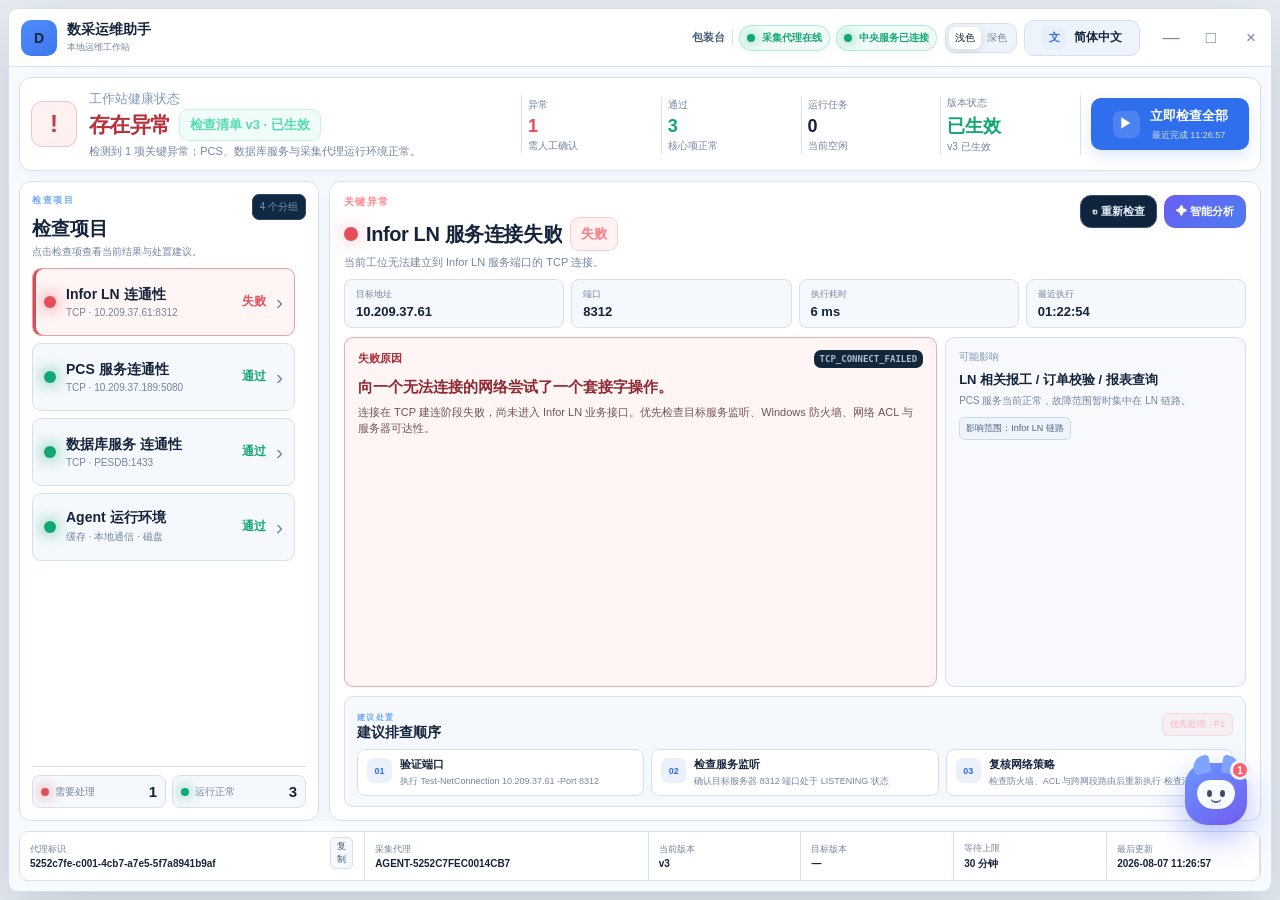
<file: workstation-assistant.html>
<!DOCTYPE html>

<html data-theme="light" lang="zh-CN">
<head>
<meta charset="utf-8"/>
<meta content="width=device-width,initial-scale=1" name="viewport"/>
<title>数采运维助手</title>
<link href="assets/styles.css" rel="stylesheet"/>
</head>
<body class="wpf-body official-wpf-body">
<section class="official-wpf-window" id="wpfWindow">
<header class="official-titlebar">
<div class="official-brand">
<div class="wpf-logo">D</div>
<div><div class="official-brand-title" data-i18n="wpf.title">数采运维助手</div><div class="official-brand-sub">本地运维工作站</div></div>
</div>
<div class="official-station-context">
<span class="station-name">包装台</span>
<span class="status-pill green"><span class="dot green"></span><span data-i18n="wpf.agentOnline">采集代理在线</span></span>
<span class="status-pill green"><span class="dot green"></span><span data-i18n="wpf.apiConnected">中央服务已连接</span></span>
</div>
<div class="official-title-actions">
<div aria-label="主题切换" class="theme-switch compact-theme"><button class="active" data-i18n="theme.light" data-theme="light">浅色</button><button data-i18n="theme.dark" data-theme="dark">深色</button></div>
<div aria-label="当前语言" class="language-switch language-fixed"><span class="language-icon">文</span><span class="language-fixed-label">简体中文</span></div>
<div class="window-controls official-window-controls"><button class="window-control" id="mockMin" title="最小化">—</button><button class="window-control" id="mockMax" title="最大化 / 还原">□</button><button class="window-control close" id="mockClose" title="关闭">×</button></div>
</div>
</header>
<main class="official-wpf-content">
<section class="official-status-overview">
<div class="official-health-summary">
<div class="health-symbol failed"><span>!</span></div>
<div>
<div class="command-label" data-i18n="wpf.health">工作站健康状态</div>
<div class="official-health-line"><strong data-i18n="wpf.problem">存在异常</strong><span class="active-chip">检查清单 v3 · 已生效</span></div>
<p data-i18n="wpf.summaryCopy">检测到 1 项关键异常；PCS、数据库服务与采集代理运行环境正常。</p>
</div>
</div>
<div class="official-overview-metrics">
<article><span data-i18n="wpf.anomaly">异常</span><strong class="text-red">1</strong><small data-i18n="wpf.requiresReview">需人工确认</small></article>
<article><span data-i18n="wpf.passedCount">通过</span><strong class="text-green">3</strong><small data-i18n="wpf.coreNormal">核心项正常</small></article>
<article><span data-i18n="wpf.runningTasks">运行任务</span><strong>0</strong><small data-i18n="wpf.idle">当前空闲</small></article>
<article><span data-i18n="wpf.versionState">版本状态</span><strong class="text-green">已生效</strong><small data-i18n="wpf.v3Active">v3 已生效</small></article>
</div>
<button class="official-runall" id="runAllBtn"><span class="runall-icon">▶</span><span><b data-i18n="wpf.runall">立即检查全部</b><small id="runningText">最近完成 11:26:57</small></span></button>
</section>
<section class="official-workspace">
<aside class="official-checklist-panel">
<div class="official-panel-head"><div><div class="section-eyebrow">检查项目</div><h2 data-i18n="wpf.checklist">检查项目</h2><p data-i18n="wpf.checkHint">点击检查项查看当前结果与处置建议。</p></div><span class="panel-count" data-i18n="wpf.groups">4 个分组</span></div>
<div class="check-nav-list official-check-nav" id="checkNavList">
<button class="check-nav-item official-check-item active failed" data-key="ln"><span class="nav-status-dot red"></span><span class="nav-main"><b>Infor LN 连通性</b><small>TCP · 10.209.37.61:8312</small></span><span class="nav-state text-red">失败</span><span class="nav-arrow">›</span></button>
<button class="check-nav-item official-check-item" data-key="pcs"><span class="nav-status-dot green"></span><span class="nav-main"><b>PCS 服务连通性</b><small>TCP · 10.209.37.189:5080</small></span><span class="nav-state text-green">通过</span><span class="nav-arrow">›</span></button>
<button class="check-nav-item official-check-item" data-key="sql"><span class="nav-status-dot green"></span><span class="nav-main"><b>数据库服务连通性</b><small>TCP · PESDB:1433</small></span><span class="nav-state text-green">通过</span><span class="nav-arrow">›</span></button>
<button class="check-nav-item official-check-item" data-key="agent"><span class="nav-status-dot green"></span><span class="nav-main"><b>采集代理运行环境</b><small>缓存 · 本地通信 · 磁盘</small></span><span class="nav-state text-green">通过</span><span class="nav-arrow">›</span></button>
</div>
<div class="official-checklist-summary"><div><span class="dot red"></span><span data-i18n="wpf.needsAction">需要处理</span><strong>1</strong></div><div><span class="dot green"></span><span data-i18n="wpf.normal">运行正常</span><strong>3</strong></div></div>
</aside>
<section class="official-diagnosis-panel" id="diagnosisPanel">
<div class="official-diagnosis-header">
<div class="diagnosis-title-wrap"><div class="diagnosis-kicker" id="detailKicker">关键异常</div><div class="official-diagnosis-title"><span class="diagnosis-big-dot red" id="detailDot"></span><h1 id="detailTitle">Infor LN 服务连接失败</h1><span class="diagnosis-badge failed" id="detailBadge">失败</span></div><p id="detailSub">当前工位无法建立到 Infor LN 服务端口的 TCP 连接。</p></div>
<div class="diagnosis-top-actions"><button class="detail-btn ghost" data-i18n="wpf.recheck" id="detailRecheck">↻ 重新检查</button><button class="detail-btn ai" data-i18n="wpf.ai" id="detailAi">✦ 智能分析</button></div>
</div>
<div class="official-diagnosis-metrics diagnosis-metrics"><article><span data-i18n="wpf.target">目标地址</span><strong id="detailTarget">10.209.37.61</strong></article><article><span data-i18n="wpf.port">端口</span><strong id="detailPort">8312</strong></article><article><span data-i18n="wpf.latency">执行耗时</span><strong id="detailLatency">6 ms</strong></article><article><span data-i18n="wpf.last">最近执行</span><strong id="detailTime">11:26:57</strong></article></div>
<div class="official-diagnosis-grid">
<article class="reason-card official-reason-card failed" id="reasonCard"><div class="reason-head"><span data-i18n="wpf.reason">失败原因</span><span class="reason-code" id="detailCode">TCP连接失败</span></div><div class="reason-message" id="detailReason">向一个无法连接的网络尝试了一个套接字操作。</div><div class="reason-explain" id="detailExplain">连接在 TCP 建连阶段失败，尚未进入 Infor LN 业务接口。优先检查目标服务监听、Windows 防火墙、网络访问控制策略 与服务器可达性。</div></article>
<article class="impact-card official-impact-card"><div class="card-mini-title" data-i18n="wpf.impact">可能影响</div><div class="impact-value" id="detailImpact">LN 相关报工 / 订单校验 / 报表查询</div><div class="impact-note" id="detailScope">PCS 服务当前正常，故障范围暂时集中在 LN 链路。</div><div class="scope-tag" data-i18n="wpf.scope">影响范围：Infor LN 链路</div></article>
</div>
<article class="action-card official-action-card"><div class="action-head"><div><span class="section-eyebrow">建议处置</span><h3 data-i18n="wpf.actions">建议排查顺序</h3></div><span class="action-priority">优先处理 · P1</span></div><div class="action-steps official-action-steps" id="detailSteps"><div class="action-step"><span>01</span><div><b>验证端口</b><small>执行端口连通性命令 10.209.37.61 -Port 8312</small></div></div><div class="action-step"><span>02</span><div><b>检查服务监听</b><small>确认目标服务器 8312 端口处于 监听状态</small></div></div><div class="action-step"><span>03</span><div><b>复核网络策略</b><small>检查防火墙、ACL 与跨网段路由后重新执行检查清单</small></div></div></div></article>
</section>
</section>
<footer class="official-runtime-rail"><div class="rail-item"><span data-i18n="wpf.agentid">代理标识</span><strong>5252c7fe-c001-4cb7-a7e5-5f7a8941b9af</strong><button data-i18n="wpf.copy" id="copyAgentId">复制</button></div><div class="rail-item"><span>采集代理</span><strong>AGENT-5252C7FEC0014CB7</strong></div><div class="rail-item compact"><span data-i18n="wpf.current">当前版本</span><strong>v3</strong></div><div class="rail-item compact"><span data-i18n="wpf.targetVersion">目标版本</span><strong>—</strong></div><div class="rail-item compact"><span data-i18n="wpf.waitLimit">等待上限</span><strong>30 分钟</strong></div><div class="rail-item compact"><span data-i18n="wpf.updated">最后更新</span><strong id="lastUpdated">2026-08-07 11:26:57</strong></div></footer>
</main>
<div class="pet-launcher official-pet-launcher"><div class="pet-tip">检测到异常，可进行智能分析</div><button aria-label="打开智能助手" class="pet" id="petBtn"><span class="pet-ear l"></span><span class="pet-ear r"></span><span class="pet-face"><span class="pet-eye l"></span><span class="pet-eye r"></span><span class="pet-mouth"></span></span><span class="pet-notify">1</span></button></div>
<aside class="assistant-panel official-assistant" id="assistantPanel"><div class="assistant-head"><div class="assistant-ident"><div class="assistant-mini-pet">智能助手</div><div><div class="assistant-name">数采智能助手</div><div class="assistant-online">● 智能助手 · 在线</div></div></div><div class="assistant-head-actions"><button id="assistantMin" title="最小化">—</button><button id="assistantClose" title="关闭">×</button></div></div><div class="assistant-context">当前上下文：<strong id="assistantContext">包装台 · Infor LN 连通性失败</strong></div><div class="assistant-messages" id="assistantMessages"><div class="msg bot"><div class="msg-avatar">智能助手</div><div><div class="bubble">已读取当前工位检查清单。<strong>Infor LN TCP 连接失败</strong>，可以继续辅助判断网络、端口或服务状态问题。</div><div class="assistant-actions-row"><button class="quick-chip" data-prompt="帮我分析当前异常">分析当前异常</button><button class="quick-chip" data-prompt="给我排查步骤">给我排查步骤</button><button class="quick-chip" data-prompt="这个异常影响什么业务">业务影响</button></div></div></div></div><div class="assistant-compose"><div class="compose-box"><textarea id="assistantInput" placeholder="输入问题，例如：为什么 LN 连不上？"></textarea><button class="send-btn" id="assistantSend">➤</button></div><div class="assistant-footnote">智能建议用于辅助诊断，执行现场变更前请确认环境。</div></div></aside>
</section>
<div class="toast"></div>
<script src="assets/jquery-3.6.1.min.js"></script><script src="assets/common.js"></script><script src="assets/workstation-assistant.js"></script>
</body>
</html>
</file>
<file: assets/styles.css>
:root{
  --bg:#07111f;
  --bg-2:#091728;
  --panel:#0e1d31;
  --panel-2:#11233a;
  --panel-3:#0a182a;
  --line:#203b5d;
  --line-soft:#162d49;
  --text:#f5f8ff;
  --text-2:#c3d2e8;
  --muted:#7894b9;
  --brand:#4f8cff;
  --brand-2:#6aa2ff;
  --cyan:#27d3c2;
  --green:#38d6a4;
  --yellow:#f5bf4f;
  --red:#ff6d77;
  --purple:#8e7dff;
  --shadow:0 18px 55px rgba(0,0,0,.27);
  --radius:18px;
  --radius-sm:12px;
  --sidebar:232px;
}
[data-theme="light"]{
  --bg:#edf3fb;
  --bg-2:#f7faff;
  --panel:#ffffff;
  --panel-2:#f5f8fc;
  --panel-3:#eef4fb;
  --line:#d5e1ef;
  --line-soft:#e6edf6;
  --text:#14243b;
  --text-2:#435a78;
  --muted:#7386a1;
  --brand:#2f6fed;
  --brand-2:#4d82ef;
  --cyan:#0aa997;
  --green:#12a772;
  --yellow:#d99516;
  --red:#e64d5a;
  --purple:#6e5be8;
  --shadow:0 16px 42px rgba(31,63,102,.12);
}
*{box-sizing:border-box}
html{scroll-behavior:smooth}
body{margin:0;background:var(--bg);color:var(--text);font-family:"Segoe UI","Microsoft YaHei",Arial,sans-serif;font-size:14px;transition:background .25s,color .25s}
a{color:inherit;text-decoration:none}
button,input,select,textarea{font:inherit}
button{color:inherit}
::selection{background:rgba(79,140,255,.35)}
::-webkit-scrollbar{width:9px;height:9px}
::-webkit-scrollbar-track{background:transparent}
::-webkit-scrollbar-thumb{background:#29435f;border-radius:999px}
[data-theme="light"] ::-webkit-scrollbar-thumb{background:#c4d1df}
.data-badge{display:inline-flex;align-items:center;gap:7px;padding:6px 10px;border:1px solid rgba(79,140,255,.35);background:rgba(79,140,255,.10);border-radius:999px;color:#9fc0ff;font-size:12px;font-weight:600;letter-spacing:.04em}
[data-theme="light"] .data-badge{color:#2f6fed}
.dot{width:8px;height:8px;border-radius:50%;display:inline-block;background:currentColor;box-shadow:0 0 13px currentColor}
.dot.green{color:var(--green)}.dot.red{color:var(--red)}.dot.yellow{color:var(--yellow)}.dot.blue{color:var(--brand)}.dot.muted{color:#6d829c}
.btn{display:inline-flex;align-items:center;justify-content:center;gap:8px;border:1px solid var(--line);background:var(--panel-2);padding:10px 14px;border-radius:10px;cursor:pointer;transition:.18s ease;white-space:nowrap}
.btn:hover{transform:translateY(-1px);border-color:#3d628d;background:#162b46}
[data-theme="light"] .btn:hover{background:#eef4ff;border-color:#aac5eb}
.btn.primary{background:linear-gradient(135deg,var(--brand),#3b74ed);border-color:transparent;color:#fff;box-shadow:0 8px 20px rgba(79,140,255,.22)}
.btn.primary:hover{filter:brightness(1.07)}
.btn.success{border-color:rgba(56,214,164,.45);background:rgba(56,214,164,.09);color:var(--green)}
.btn.danger{border-color:rgba(255,109,119,.45);background:rgba(255,109,119,.08);color:var(--red)}
.btn.ghost{background:transparent}
.btn.sm{padding:7px 10px;border-radius:8px;font-size:12px}
.icon-btn{width:38px;height:38px;padding:0;border-radius:10px}
.card{background:var(--panel);border:1px solid var(--line);border-radius:var(--radius);box-shadow:0 8px 30px rgba(0,0,0,.05)}
.card-head{display:flex;align-items:flex-start;justify-content:space-between;gap:16px;padding:18px 20px;border-bottom:1px solid var(--line-soft)}
.card-title{font-size:17px;font-weight:700;letter-spacing:.01em}
.card-subtitle{margin-top:5px;color:var(--muted);font-size:12px;line-height:1.55}
.card-body{padding:20px}
.section-title{font-size:22px;font-weight:750;letter-spacing:-.02em}
.section-eyebrow{color:#72a9ff;text-transform:uppercase;font-size:11px;letter-spacing:.18em;font-weight:800;margin-bottom:9px}
.muted{color:var(--muted)}
.text-green{color:var(--green)}.text-red{color:var(--red)}.text-yellow{color:var(--yellow)}.text-blue{color:#7fb0ff}
.status-pill{display:inline-flex;align-items:center;gap:7px;border-radius:999px;padding:6px 10px;font-size:12px;font-weight:700;background:var(--panel-3);border:1px solid var(--line)}
.status-pill.green{color:var(--green);border-color:rgba(56,214,164,.35);background:rgba(56,214,164,.07)}
.status-pill.red{color:var(--red);border-color:rgba(255,109,119,.35);background:rgba(255,109,119,.07)}
.status-pill.yellow{color:var(--yellow);border-color:rgba(245,191,79,.35);background:rgba(245,191,79,.07)}
.status-pill.blue{color:#82b4ff;border-color:rgba(79,140,255,.35);background:rgba(79,140,255,.09)}
.kpi-number{font-size:30px;font-weight:760;letter-spacing:-.03em;margin-top:8px}
.kpi-label{color:var(--muted);font-size:12px}
.kpi-trend{font-size:12px;margin-top:8px;color:var(--text-2)}
.progress{height:7px;background:var(--panel-3);border-radius:99px;overflow:hidden}
.progress>span{display:block;height:100%;border-radius:inherit;background:linear-gradient(90deg,var(--brand),var(--cyan))}
.tag{display:inline-flex;align-items:center;padding:4px 7px;border-radius:7px;background:var(--panel-3);color:var(--text-2);border:1px solid var(--line-soft);font-size:11px}
.divider{height:1px;background:var(--line-soft)}
.inline{display:flex;align-items:center;gap:10px}.between{display:flex;align-items:center;justify-content:space-between;gap:12px}
.grid-4{display:grid;grid-template-columns:repeat(4,minmax(0,1fr));gap:14px}
.grid-3{display:grid;grid-template-columns:repeat(3,minmax(0,1fr));gap:14px}
.grid-2{display:grid;grid-template-columns:repeat(2,minmax(0,1fr));gap:14px}

/* Entry */
.entry-page{min-height:100vh;background:
 radial-gradient(circle at 15% 20%,rgba(79,140,255,.18),transparent 30%),
 radial-gradient(circle at 80% 8%,rgba(39,211,194,.10),transparent 28%),var(--bg);padding:48px 5vw}
.entry-shell{max-width:1180px;margin:0 auto}
.entry-brand{display:flex;align-items:center;gap:13px;margin-bottom:64px}
.logo-block{width:44px;height:44px;display:grid;place-items:center;border-radius:13px;background:linear-gradient(145deg,#4e90ff,#407bea);box-shadow:0 10px 30px rgba(79,140,255,.28);font-size:19px;font-weight:800;color:#fff}
.entry-hero{max-width:820px}
.entry-hero h1{font-size:46px;line-height:1.12;margin:12px 0 16px;letter-spacing:-.04em}
.entry-hero p{font-size:17px;color:var(--text-2);line-height:1.75;margin:0}
.entry-cards{display:grid;grid-template-columns:1fr 1fr;gap:22px;margin-top:48px}
.entry-card{position:relative;overflow:hidden;padding:26px;min-height:270px;cursor:pointer;transition:.22s ease}
.entry-card:hover{transform:translateY(-5px);border-color:#3d6594;box-shadow:var(--shadow)}
.entry-card::after{content:"";position:absolute;width:210px;height:210px;border-radius:50%;right:-70px;top:-70px;background:radial-gradient(circle,rgba(79,140,255,.17),transparent 65%)}
.entry-card-icon{width:52px;height:52px;border-radius:16px;display:grid;place-items:center;background:rgba(79,140,255,.12);border:1px solid rgba(79,140,255,.3);font-size:23px;color:#8bb8ff}
.entry-card h2{font-size:23px;margin:22px 0 9px}.entry-card p{color:var(--muted);line-height:1.65;max-width:82%}
.entry-features{display:flex;flex-wrap:wrap;gap:8px;margin-top:22px}.entry-arrow{position:absolute;right:24px;bottom:24px;font-size:24px;color:#82b3ff}

/* Web shell */
.web-page{background:var(--bg-2)}
.app-shell{min-height:100vh;display:grid;grid-template-columns:var(--sidebar) 1fr}
.sidebar{position:sticky;top:0;height:100vh;background:#06101d;border-right:1px solid #1d304a;padding:20px 14px;display:flex;flex-direction:column;z-index:20}
[data-theme="light"] .sidebar{background:#fff;border-color:var(--line)}
.brand{display:flex;align-items:center;gap:11px;padding:4px 8px 22px;border-bottom:1px solid var(--line-soft)}
.brand-name{font-weight:800;letter-spacing:.05em}.brand-sub{font-size:10px;color:var(--muted);margin-top:2px}
.nav{padding:18px 2px;display:flex;flex-direction:column;gap:6px;overflow:auto}
.nav-item{display:flex;align-items:center;gap:12px;padding:11px 12px;border-radius:11px;color:#b7c8df;cursor:pointer;transition:.16s}
[data-theme="light"] .nav-item{color:#4e6179}
.nav-item:hover{background:rgba(79,140,255,.08);color:var(--text)}
.nav-item.active{background:linear-gradient(90deg,rgba(79,140,255,.21),rgba(79,140,255,.08));color:#85b4ff;border:1px solid rgba(79,140,255,.18)}
.nav-icon{width:18px;text-align:center;font-size:15px}
.sidebar-footer{margin-top:auto;border-top:1px solid var(--line-soft);padding-top:14px}
.profile{display:flex;align-items:center;gap:10px;padding:10px}.avatar{width:34px;height:34px;border-radius:10px;background:linear-gradient(145deg,#4f8cff,#6f79ff);display:grid;place-items:center;font-weight:700;color:#fff}
.main{min-width:0}.topbar{height:68px;display:flex;align-items:center;justify-content:space-between;padding:0 28px;border-bottom:1px solid var(--line-soft);background:color-mix(in srgb,var(--bg-2) 86%,transparent);backdrop-filter:blur(12px);position:sticky;top:0;z-index:15}
.page-headline{font-weight:700}.top-actions{display:flex;align-items:center;gap:10px}
.theme-switch{display:flex;padding:3px;border:1px solid var(--line);border-radius:10px;background:var(--panel-3)}
.theme-switch button{border:0;background:transparent;color:var(--muted);border-radius:7px;padding:6px 9px;cursor:pointer;font-size:12px}.theme-switch button.active{background:var(--panel);color:var(--text);box-shadow:0 2px 8px rgba(0,0,0,.12)}
.content{padding:26px 28px 44px;max-width:1700px;margin:0 auto}
.hero-strip{display:flex;justify-content:space-between;align-items:flex-end;gap:20px;margin-bottom:20px}
.hero-strip h1{font-size:31px;margin:5px 0 8px;letter-spacing:-.035em}.hero-strip p{color:var(--muted);margin:0;line-height:1.6}.hero-actions{display:flex;gap:10px}
.kpi-card{padding:18px;position:relative;overflow:hidden}.kpi-card:after{content:"";position:absolute;width:90px;height:90px;border-radius:50%;right:-30px;top:-30px;background:rgba(79,140,255,.08)}
.dashboard-grid{display:grid;grid-template-columns:1.35fr .9fr;gap:14px;margin-top:14px}
.station-table{width:100%;border-collapse:collapse}.station-table th{text-align:left;color:var(--muted);font-size:11px;font-weight:600;padding:0 12px 12px;border-bottom:1px solid var(--line-soft)}.station-table td{padding:14px 12px;border-bottom:1px solid var(--line-soft);vertical-align:middle}.station-table tr:last-child td{border-bottom:0}.station-table tbody tr{cursor:pointer;transition:.15s}.station-table tbody tr:hover{background:rgba(79,140,255,.045)}
.station-name{font-weight:700}.station-meta{font-size:11px;color:var(--muted);margin-top:3px}
.health-score{font-size:18px;font-weight:800}.mini-bar{width:76px;height:5px;background:var(--panel-3);border-radius:99px;margin-top:5px}.mini-bar span{height:100%;display:block;border-radius:inherit}
.alert-list{display:flex;flex-direction:column}.alert-item{padding:14px 0;border-bottom:1px solid var(--line-soft);display:grid;grid-template-columns:auto 1fr auto;gap:11px}.alert-item:last-child{border-bottom:0}.alert-icon{width:31px;height:31px;border-radius:9px;display:grid;place-items:center;background:rgba(255,109,119,.09);color:var(--red);font-weight:900}.alert-title{font-weight:650}.alert-desc{font-size:11px;color:var(--muted);margin-top:4px;line-height:1.45}.alert-time{font-size:11px;color:var(--muted)}
.section-block{margin-top:14px}.tabs{display:flex;gap:6px;padding:0 20px;border-bottom:1px solid var(--line-soft)}.tab{padding:12px 4px;margin-right:18px;color:var(--muted);cursor:pointer;border-bottom:2px solid transparent}.tab.active{color:#86b6ff;border-color:var(--brand);font-weight:650}
.version-toolbar{display:flex;align-items:center;justify-content:space-between;gap:12px;margin-bottom:14px}.segmented{display:flex;background:var(--panel-3);border:1px solid var(--line);border-radius:9px;padding:3px}.segmented button{border:0;background:transparent;color:var(--muted);padding:6px 9px;border-radius:6px;cursor:pointer}.segmented button.active{background:var(--panel-2);color:var(--text)}
.version-table{width:100%;border-collapse:collapse}.version-table th,.version-table td{padding:12px 10px;text-align:left;border-bottom:1px solid var(--line-soft)}.version-table th{font-size:11px;color:var(--muted);font-weight:600}.version-table tbody tr:last-child td{border-bottom:0}
.version-badge{font-weight:800;font-size:15px}.version-current{color:var(--green)}
.sync-timeline{display:flex;align-items:center;gap:0;overflow:auto;padding:8px 0 2px}.sync-step{min-width:120px;position:relative;text-align:center;color:var(--muted)}.sync-step:before{content:"";position:absolute;left:50%;right:-50%;height:2px;background:var(--line);top:10px}.sync-step:last-child:before{display:none}.sync-dot{width:20px;height:20px;border-radius:50%;margin:0 auto 8px;background:var(--panel-3);border:2px solid var(--line);position:relative;z-index:2}.sync-step.done .sync-dot{background:var(--green);border-color:var(--green);box-shadow:0 0 14px rgba(56,214,164,.25)}.sync-step.done{color:var(--text-2)}.sync-step.done:before{background:var(--green)}.sync-step.current .sync-dot{border-color:var(--brand);box-shadow:0 0 0 5px rgba(79,140,255,.1)}.sync-step.current{color:#8eb9ff}
.drawer-mask,.modal-mask{position:fixed;inset:0;background:rgba(2,7,14,.6);backdrop-filter:blur(3px);display:none;z-index:50}.drawer{position:absolute;top:0;right:0;width:min(520px,92vw);height:100%;background:var(--panel);border-left:1px solid var(--line);padding:24px;overflow:auto;box-shadow:-25px 0 70px rgba(0,0,0,.25)}.drawer-close{position:absolute;right:18px;top:18px}.drawer h2{margin:10px 0 4px}.detail-grid{display:grid;grid-template-columns:1fr 1fr;gap:10px;margin:20px 0}.detail-box{padding:13px;border:1px solid var(--line-soft);border-radius:11px;background:var(--panel-3)}.detail-box small{color:var(--muted);display:block;margin-bottom:7px}.check-line{display:grid;grid-template-columns:auto 1fr auto;gap:10px;padding:12px;border:1px solid var(--line-soft);border-radius:11px;margin-top:9px;background:var(--panel-3)}
.modal-mask{align-items:center;justify-content:center}.modal{width:min(560px,92vw);background:var(--panel);border:1px solid var(--line);border-radius:18px;box-shadow:var(--shadow);padding:22px}.modal-mask.open{display:flex}.form-row{margin-top:14px}.form-row label{display:block;color:var(--muted);font-size:12px;margin-bottom:7px}.form-control{width:100%;background:var(--panel-3);color:var(--text);border:1px solid var(--line);border-radius:10px;padding:10px 12px;outline:none}.form-control:focus{border-color:var(--brand)}
.toast{position:fixed;right:24px;top:84px;z-index:90;background:var(--panel);border:1px solid var(--line);border-radius:12px;padding:12px 15px;box-shadow:var(--shadow);display:none;min-width:250px}.toast strong{display:block;margin-bottom:3px}.toast p{margin:0;color:var(--muted);font-size:12px}

/* WPF page */
.wpf-body{background:#06111f;min-height:100vh;padding:18px;display:grid;place-items:center}.wpf-window{width:min(1540px,calc(100vw - 36px));height:min(900px,calc(100vh - 36px));min-height:650px;background:#071421;border:1px solid #27405f;border-radius:13px;overflow:hidden;box-shadow:0 30px 90px rgba(0,0,0,.5);display:grid;grid-template-rows:58px 1fr;position:relative}
.wpf-titlebar{display:grid;grid-template-columns:1fr auto auto;align-items:center;background:#081626;border-bottom:1px solid #1e3856;padding-left:14px}.wpf-brand{display:flex;align-items:center;gap:10px}.wpf-logo{width:36px;height:36px;border-radius:10px;background:linear-gradient(145deg,#4f8cff,#3d78e9);display:grid;place-items:center;font-weight:800}.wpf-brand-title{font-weight:750}.wpf-brand-sub{font-size:10px;color:#7c9bc1;margin-top:2px}.wpf-lang{display:flex;align-items:center;gap:9px;color:#819cbb;font-size:12px;margin-right:16px}.wpf-select{background:#10233a;border:1px solid #274667;border-radius:8px;color:#eef5ff;padding:6px 28px 6px 10px}.window-controls{display:flex;height:100%}.window-control{width:48px;height:100%;border:0;background:transparent;color:#a9bdd6;cursor:pointer;font-size:17px}.window-control:hover{background:#122740;color:#fff}.window-control.close:hover{background:#c9414a;color:#fff}
.wpf-content{padding:22px;overflow:auto;display:flex;flex-direction:column;gap:16px;background:linear-gradient(150deg,#071523,#08192a)}
.wpf-health{display:grid;grid-template-columns:1fr auto;gap:18px;align-items:center;border:1px solid #284361;border-radius:18px;background:#112137;padding:18px 20px}.wpf-health-main{display:flex;align-items:flex-start;gap:14px}.wpf-health-dot{margin-top:7px;width:12px;height:12px;border-radius:50%;background:var(--red);box-shadow:0 0 16px rgba(255,109,119,.45)}.wpf-health-status{font-size:25px;font-weight:780;line-height:1}.wpf-active-badge{margin-left:10px;font-size:13px;color:var(--green);padding:7px 10px;border-radius:9px;background:rgba(56,214,164,.09)}.wpf-health-meta{color:#7896b9;margin-top:10px;display:flex;flex-direction:column;gap:4px}.wpf-actions{display:flex;align-items:center;gap:12px}.wpf-connection{display:flex;align-items:center;gap:8px;background:#112d48;padding:12px 14px;border-radius:12px;font-weight:650}.wpf-primary{background:#4f87f5;color:white;border:0;padding:13px 18px;border-radius:11px;font-weight:700;cursor:pointer}.wpf-primary:hover{filter:brightness(1.08)}
.wpf-info-grid{display:grid;grid-template-columns:repeat(4,minmax(0,1fr));gap:10px}.wpf-info-card{background:#102138;border:1px solid #284361;border-radius:15px;padding:16px 18px;min-height:100px}.wpf-info-label{font-size:11px;color:#7392b8}.wpf-info-value{font-size:18px;font-weight:730;margin-top:9px;white-space:nowrap;overflow:hidden;text-overflow:ellipsis}.wpf-info-value.small{font-size:16px}.wpf-info-sub{font-size:11px;color:#7794b4;margin-top:6px}
.wpf-check-center{border:1px solid #284361;border-radius:18px;background:#102138;padding:20px;flex:1;min-height:320px}.wpf-check-head{display:flex;justify-content:space-between;gap:15px;align-items:flex-start;margin-bottom:18px}.wpf-check-title{font-size:21px;font-weight:760}.wpf-check-desc{font-size:12px;color:#7695bb;margin-top:5px}.wpf-last-update{color:#7998be;font-size:11px;padding-top:8px}
.wpf-group{border:1px solid #284361;border-radius:14px;background:#0a192a;margin-bottom:11px;overflow:hidden}.wpf-group.failed{border-color:#c94c60;box-shadow:inset 0 0 0 1px rgba(255,109,119,.05)}.wpf-group-header{display:grid;grid-template-columns:1fr auto auto;gap:14px;align-items:center;padding:15px 16px}.wpf-group-title{display:flex;align-items:center;gap:10px;font-weight:750}.wpf-group-time{font-size:10px;color:#6f8dae;margin-top:4px;margin-left:21px}.wpf-group-status{font-weight:750}.wpf-check-btn{border:1px solid #2a4b70;background:#15314f;color:#eaf3ff;border-radius:9px;padding:9px 13px;cursor:pointer}.wpf-check-btn:hover{background:#1c3d60}.wpf-item{margin:0 16px 16px 40px;border:1px solid #274462;background:#102139;border-radius:11px;display:grid;grid-template-columns:minmax(180px,260px) auto 1fr auto;gap:14px;align-items:center;padding:12px}.wpf-item-name{font-weight:700}.wpf-item-status{font-weight:750}.wpf-item-reason{color:#b7c8dc;line-height:1.45}.wpf-item-duration{color:#86a7cd;font-size:12px}.wpf-success-copy{color:#4fd5a8;padding:2px 0 15px 39px}
.wpf-footer{display:grid;grid-template-columns:1fr auto;gap:12px;align-items:center;background:#102138;border:1px solid #284361;border-radius:15px;padding:13px 18px}.wpf-agent-label{font-weight:700}.wpf-agent-id{color:#84a4c8;font-size:12px;margin-top:5px}.copy-btn{background:#152e4b;border:0;color:#e9f2ff;padding:10px 13px;border-radius:9px;cursor:pointer}

/* Pet assistant */
.pet-launcher{position:absolute;right:24px;bottom:24px;z-index:40;display:flex;align-items:flex-end;gap:10px}.pet-tip{background:#fff;color:#243247;border-radius:14px 14px 4px 14px;padding:9px 12px;box-shadow:0 10px 30px rgba(0,0,0,.28);font-size:12px;opacity:0;transform:translateY(6px);transition:.2s;pointer-events:none}.pet-launcher:hover .pet-tip{opacity:1;transform:none}.pet{width:62px;height:62px;border:0;border-radius:22px;background:linear-gradient(145deg,#6a96ff,#715cf0);box-shadow:0 12px 32px rgba(77,101,244,.42);cursor:pointer;position:relative;transition:.2s}.pet:hover{transform:translateY(-3px) rotate(-2deg)}.pet-face{position:absolute;left:12px;right:12px;top:17px;height:29px;background:#f8fbff;border-radius:14px 14px 17px 17px}.pet-eye{position:absolute;top:10px;width:5px;height:7px;background:#3a4b72;border-radius:50%}.pet-eye.l{left:10px}.pet-eye.r{right:10px}.pet-mouth{position:absolute;left:50%;bottom:6px;width:11px;height:5px;border-bottom:2px solid #5d6b8f;border-radius:0 0 8px 8px;transform:translateX(-50%)}.pet-ear{position:absolute;width:17px;height:18px;background:#7da5ff;top:-7px}.pet-ear.l{left:8px;border-radius:12px 4px 4px 4px;transform:rotate(-12deg)}.pet-ear.r{right:8px;border-radius:4px 12px 4px 4px;transform:rotate(12deg)}.pet-notify{position:absolute;right:-3px;top:-3px;width:20px;height:20px;border-radius:50%;background:#ff5d6a;color:white;border:3px solid #071421;font-size:10px;font-weight:800;display:grid;place-items:center}
.assistant-panel{position:absolute;right:22px;bottom:96px;width:min(390px,calc(100% - 44px));height:min(600px,calc(100% - 130px));background:#0d1d30;border:1px solid #315274;border-radius:18px;box-shadow:0 28px 70px rgba(0,0,0,.46);z-index:45;display:none;grid-template-rows:auto auto 1fr auto;overflow:hidden}.assistant-panel.open{display:grid}.assistant-head{display:flex;align-items:center;justify-content:space-between;padding:15px 16px;border-bottom:1px solid #213e5d;background:linear-gradient(135deg,#132945,#101f34)}.assistant-ident{display:flex;align-items:center;gap:10px}.assistant-mini-pet{width:34px;height:34px;border-radius:11px;background:linear-gradient(145deg,#6a96ff,#725de8);display:grid;place-items:center;font-weight:800}.assistant-name{font-weight:760}.assistant-online{font-size:10px;color:#5fe0b1;margin-top:2px}.assistant-head-actions{display:flex;gap:4px}.assistant-head-actions button{width:31px;height:31px;border:0;border-radius:8px;background:transparent;color:#8ca8c8;cursor:pointer}.assistant-head-actions button:hover{background:#17324f;color:#fff}.assistant-context{padding:10px 13px;background:#0a1929;border-bottom:1px solid #1c3653;display:flex;align-items:center;gap:8px;font-size:11px;color:#83a1c3}.assistant-context strong{color:#dceaff}.assistant-messages{padding:14px;overflow:auto;display:flex;flex-direction:column;gap:12px}.msg{max-width:88%;display:flex;gap:8px;align-items:flex-start}.msg.bot{align-self:flex-start}.msg.user{align-self:flex-end;flex-direction:row-reverse}.msg-avatar{width:27px;height:27px;border-radius:9px;background:#223e5f;display:grid;place-items:center;font-size:11px;flex:none}.msg.bot .msg-avatar{background:linear-gradient(145deg,#5d8cff,#7159e8)}.bubble{border-radius:13px;padding:10px 11px;line-height:1.55;font-size:12px;background:#132842;border:1px solid #203d5c;color:#dce8f8}.msg.user .bubble{background:#3e74df;border-color:#4e84ee;color:#fff;border-radius:13px 4px 13px 13px}.assistant-actions-row{display:flex;flex-wrap:wrap;gap:6px;margin-top:8px}.quick-chip{border:1px solid #2b4a6d;background:#11243a;color:#9fbee1;border-radius:999px;padding:6px 9px;font-size:10px;cursor:pointer}.quick-chip:hover{border-color:#5485bd;color:#fff}.assistant-compose{padding:11px;border-top:1px solid #1d3856;background:#0a1929}.compose-box{display:grid;grid-template-columns:1fr auto;gap:8px;align-items:end;background:#10233a;border:1px solid #284968;border-radius:12px;padding:7px}.compose-box textarea{resize:none;background:transparent;border:0;outline:0;color:#eaf3ff;min-height:34px;max-height:90px;padding:7px;line-height:1.45}.send-btn{width:38px;height:38px;border:0;border-radius:9px;background:#4f86f0;color:#fff;cursor:pointer;font-size:16px}.assistant-footnote{font-size:9px;color:#5f7e9e;text-align:center;margin-top:6px}.typing{display:inline-flex;gap:4px;align-items:center}.typing i{width:5px;height:5px;background:#84a7cd;border-radius:50%;animation:bounce 1s infinite}.typing i:nth-child(2){animation-delay:.15s}.typing i:nth-child(3){animation-delay:.3s}@keyframes bounce{0%,60%,100%{transform:translateY(0);opacity:.5}30%{transform:translateY(-4px);opacity:1}}

/* responsive */
@media(max-width:1200px){
  :root{--sidebar:205px}.grid-4{grid-template-columns:repeat(2,1fr)}.dashboard-grid{grid-template-columns:1fr}.wpf-info-grid{grid-template-columns:repeat(2,1fr)}
}
@media(max-width:900px){
  .app-shell{grid-template-columns:70px 1fr}.sidebar{padding:14px 8px}.brand-name,.brand-sub,.nav-item span:last-child,.profile>div:last-child{display:none}.brand{justify-content:center;padding-left:0;padding-right:0}.nav-item{justify-content:center}.nav-icon{font-size:17px}.sidebar-footer .profile{justify-content:center}.content{padding:20px 16px}.topbar{padding:0 16px}.hero-strip{align-items:flex-start;flex-direction:column}.entry-cards{grid-template-columns:1fr}.entry-hero h1{font-size:38px}.wpf-window{width:100vw;height:100vh;border-radius:0;border:0}.wpf-body{padding:0}.wpf-info-grid{grid-template-columns:1fr 1fr}.wpf-item{grid-template-columns:1fr auto}.wpf-item-reason{grid-column:1/-1}.wpf-item-duration{grid-column:2}.wpf-group-header{grid-template-columns:1fr auto}.wpf-group-status{display:none}
}
@media(max-width:620px){
  .grid-4,.grid-3,.grid-2{grid-template-columns:1fr}.entry-page{padding:30px 20px}.entry-hero h1{font-size:32px}.top-actions .status-pill{display:none}.wpf-content{padding:12px}.wpf-health{grid-template-columns:1fr}.wpf-actions{justify-content:flex-end}.wpf-info-grid{grid-template-columns:1fr}.wpf-check-head{flex-direction:column}.wpf-last-update{padding:0}.wpf-item{margin-left:12px}.wpf-lang>span{display:none}.assistant-panel{right:10px;bottom:82px;width:calc(100% - 20px)}.pet-launcher{right:14px;bottom:14px}.pet-tip{display:none}
}

/* ===== WPF large-screen cockpit foundation - 1920x1080 ===== */
.cockpit-body{padding:12px;background:#030b15;overflow:hidden}
.cockpit-window{width:min(1880px,calc(100vw - 24px));height:min(1040px,calc(100vh - 24px));min-height:760px;border-radius:16px;grid-template-rows:64px 1fr;background:#071321}
.cockpit-titlebar{grid-template-columns:1fr auto auto auto;padding-left:18px;background:#06111f}
.cockpit-title-state{display:flex;align-items:center;gap:18px;margin-right:28px;font-size:14px}.title-station{font-weight:750;color:#dce9f9}.title-online{display:flex;align-items:center;gap:8px;color:#69deb8;font-size:13px}
.cockpit-content{min-height:0;display:grid;grid-template-rows:128px minmax(0,1fr) 68px;gap:14px;padding:18px;background:radial-gradient(circle at 78% 0%,rgba(40,96,172,.09),transparent 38%),linear-gradient(145deg,#071421,#081827)}
.cockpit-commandbar{border:1px solid #294563;border-radius:18px;background:linear-gradient(135deg,#10233a,#0c1c30);display:grid;grid-template-columns:minmax(380px,1.1fr) auto 230px;gap:26px;align-items:center;padding:22px 24px;box-shadow:inset 0 1px rgba(255,255,255,.015)}
.command-health{display:flex;align-items:center;gap:17px}.command-health-icon{width:54px;height:54px;border-radius:17px;background:rgba(255,109,119,.08);border:1px solid rgba(255,109,119,.24);display:grid;place-items:center}.command-pulse{width:16px;height:16px;border-radius:50%;background:#ff6d77;box-shadow:0 0 0 7px rgba(255,109,119,.09),0 0 24px rgba(255,109,119,.42)}
.command-label{font-size:13px;color:#7e9bbc}.command-status-row{display:flex;align-items:center;gap:14px;margin-top:5px}.command-status{font-size:30px;letter-spacing:-.03em}.active-chip{font-size:13px;color:#53deb1;background:rgba(56,214,164,.08);border:1px solid rgba(56,214,164,.22);padding:6px 10px;border-radius:9px;font-weight:700}.command-copy{font-size:14px;color:#8ba7c8;margin-top:7px}.command-metrics{display:grid;grid-template-columns:repeat(4,minmax(92px,1fr));gap:10px}.command-metric{min-width:92px;border-left:1px solid #24415f;padding:2px 16px}.command-metric span{display:block;color:#718eaf;font-size:12px}.command-metric strong{display:block;font-size:19px;margin-top:8px;white-space:nowrap}.cockpit-runall{border:1px solid #588ff7;background:linear-gradient(135deg,#4f8cff,#3c73e8);color:white;border-radius:15px;height:66px;padding:0 20px;display:flex;align-items:center;justify-content:center;gap:13px;cursor:pointer;box-shadow:0 12px 28px rgba(79,140,255,.18)}.cockpit-runall:hover{filter:brightness(1.08);transform:translateY(-1px)}.cockpit-runall .runall-icon{width:30px;height:30px;border-radius:10px;background:rgba(255,255,255,.14);display:grid;place-items:center}.cockpit-runall b{display:block;font-size:16px}.cockpit-runall small{display:block;font-size:10px;opacity:.76;margin-top:4px;font-weight:400}
.cockpit-workspace{min-height:0;display:grid;grid-template-columns:minmax(390px,34%) minmax(0,1fr);gap:14px}.check-nav-panel,.diagnosis-panel{min-height:0;border:1px solid #294563;border-radius:18px;background:#0e1e32}.check-nav-panel{padding:21px;display:grid;grid-template-rows:auto minmax(0,1fr) auto}.panel-heading{display:flex;align-items:flex-start;justify-content:space-between;margin-bottom:17px}.panel-heading h2{font-size:24px;margin:2px 0 0}.panel-eyebrow{color:#6ea5f9;letter-spacing:.18em;font-size:10px;font-weight:800}.panel-count{color:#7895b7;border:1px solid #284966;background:#102841;border-radius:9px;padding:7px 10px;font-size:11px}.check-nav-list{display:flex;flex-direction:column;gap:10px;overflow:auto;padding-right:3px}.check-nav-item{width:100%;min-height:96px;border:1px solid #274664;border-radius:15px;background:#0a192a;color:inherit;text-align:left;display:grid;grid-template-columns:auto 1fr auto auto;gap:13px;align-items:center;padding:15px 16px;cursor:pointer;transition:.18s}.check-nav-item:hover{background:#10253d;border-color:#3a6086}.check-nav-item.active{background:#122945;border-color:#4c78aa;box-shadow:inset 3px 0 #4f8cff}.check-nav-item.failed.active{border-color:#c65062;box-shadow:inset 3px 0 #ff6d77}.nav-status-dot{width:12px;height:12px;border-radius:50%;box-shadow:0 0 16px currentColor}.nav-status-dot.red{background:var(--red);color:var(--red)}.nav-status-dot.green{background:var(--green);color:var(--green)}.nav-main b{display:block;font-size:17px}.nav-main small{display:block;color:#7896b9;font-size:12px;margin-top:8px}.nav-state{font-size:14px;font-weight:800}.nav-arrow{font-size:25px;color:#6f8cac}.nav-summary{border-top:1px solid #213d5b;margin-top:15px;padding-top:15px;display:grid;grid-template-columns:1fr 1fr;gap:10px}.nav-summary>div{background:#0a1929;border:1px solid #203b58;border-radius:12px;padding:11px 12px;display:grid;grid-template-columns:auto 1fr auto;gap:9px;align-items:center}.nav-summary b{font-size:12px;color:#9ab0cb}.nav-summary strong{font-size:18px}
.diagnosis-panel{padding:25px;display:grid;grid-template-rows:auto auto auto minmax(0,1fr);gap:17px;overflow:auto}.diagnosis-topline{display:flex;align-items:flex-start;justify-content:space-between;gap:24px}.diagnosis-kicker{font-size:11px;color:#ff8b94;letter-spacing:.13em;font-weight:800;margin-bottom:8px}.diagnosis-title-row{display:flex;align-items:center;gap:12px}.diagnosis-big-dot{width:14px;height:14px;border-radius:50%;flex:none}.diagnosis-big-dot.red{background:var(--red);box-shadow:0 0 20px rgba(255,109,119,.6)}.diagnosis-big-dot.green{background:var(--green);box-shadow:0 0 20px rgba(56,214,164,.5)}.diagnosis-title-row h1{font-size:30px;line-height:1.18;margin:0;letter-spacing:-.025em}.diagnosis-title-wrap p{font-size:14px;color:#8da7c5;margin:9px 0 0 26px}.diagnosis-badge{font-size:13px;font-weight:800;border-radius:9px;padding:7px 10px}.diagnosis-badge.failed{color:#ff7b84;background:rgba(255,109,119,.09);border:1px solid rgba(255,109,119,.28)}.diagnosis-badge.passed{color:#50dcae;background:rgba(56,214,164,.08);border:1px solid rgba(56,214,164,.26)}.diagnosis-top-actions{display:flex;gap:10px}.detail-btn{border:1px solid #315373;background:#132a44;color:#e6f0fd;padding:12px 15px;border-radius:11px;cursor:pointer;font-weight:700;white-space:nowrap}.detail-btn:hover{background:#193754}.detail-btn.ai{border-color:#695ff2;background:linear-gradient(135deg,#695ff2,#4c7eef);color:#fff}.detail-btn.ghost{background:#10253d}
.diagnosis-metrics{display:grid;grid-template-columns:repeat(4,1fr);gap:10px}.diagnosis-metrics article{border:1px solid #274562;background:#0a192a;border-radius:13px;padding:14px 16px}.diagnosis-metrics span{display:block;font-size:11px;color:#708dad}.diagnosis-metrics strong{display:block;font-size:17px;margin-top:8px;overflow:hidden;text-overflow:ellipsis;white-space:nowrap}.diagnosis-main-grid{display:grid;grid-template-columns:minmax(0,1.6fr) minmax(260px,.8fr);gap:12px}.reason-card,.impact-card{border:1px solid #294864;background:#0a192a;border-radius:15px;padding:17px 18px}.reason-card.failed{border-color:#8b4050;background:linear-gradient(135deg,rgba(255,109,119,.065),#0a192a 45%)}.reason-card.passed{border-color:#276b59;background:linear-gradient(135deg,rgba(56,214,164,.055),#0a192a 45%)}.reason-head{display:flex;align-items:center;justify-content:space-between;color:#ff8790;font-size:13px;font-weight:800}.reason-card.passed .reason-head{color:#55dcaf}.reason-code{font-size:10px;font-family:Consolas,monospace;color:#aebdd0;background:#14263a;border-radius:7px;padding:5px 7px}.reason-message{font-size:22px;font-weight:760;line-height:1.35;margin-top:15px;color:#f7fbff}.reason-explain{font-size:14px;line-height:1.65;color:#9db3ce;margin-top:10px}.card-mini-title{font-size:11px;color:#7894b4}.impact-value{font-size:17px;font-weight:730;line-height:1.45;margin-top:11px}.impact-note{font-size:12px;line-height:1.55;color:#7f9bbc;margin-top:10px}.action-card{border:1px solid #284763;background:#0a192a;border-radius:15px;padding:17px 18px;min-height:0}.action-head{display:flex;align-items:center;justify-content:space-between}.action-head h3{font-size:18px;margin:3px 0 0}.action-priority{font-size:11px;color:#ffb4ba;background:rgba(255,109,119,.07);border:1px solid rgba(255,109,119,.18);padding:6px 9px;border-radius:8px}.action-steps{display:grid;grid-template-columns:repeat(3,1fr);gap:10px;margin-top:13px}.action-step{display:grid;grid-template-columns:auto 1fr;gap:12px;align-items:flex-start;border:1px solid #203d5a;background:#0d2034;border-radius:12px;padding:12px}.action-step>span{width:30px;height:30px;border-radius:9px;background:#173451;color:#7fb0ff;display:grid;place-items:center;font-weight:800;font-size:11px}.action-step b{display:block;font-size:13px}.action-step small{display:block;color:#7896b6;font-size:11px;line-height:1.45;margin-top:5px}
.cockpit-runtime-rail{border:1px solid #294563;border-radius:15px;background:#0d1e31;display:grid;grid-template-columns:1.55fr 1.4fr .55fr .55fr .7fr .9fr;align-items:center;overflow:hidden}.rail-item{height:100%;min-width:0;padding:12px 16px;border-right:1px solid #203b58;position:relative}.rail-item:last-child{border-right:0}.rail-item span{display:block;color:#708dab;font-size:10px}.rail-item strong{display:block;font-size:12px;margin-top:6px;white-space:nowrap;overflow:hidden;text-overflow:ellipsis}.rail-item.compact strong{font-size:14px}.rail-item button{position:absolute;right:11px;bottom:11px;border:1px solid #315271;background:#142a43;color:#d9e8f9;border-radius:8px;padding:5px 8px;font-size:10px;cursor:pointer}.cockpit-pet-launcher{right:30px;bottom:86px}.cockpit-assistant{top:78px;right:18px;bottom:86px;width:460px;height:auto;border-radius:18px;box-shadow:-20px 24px 70px rgba(0,0,0,.48)}.cockpit-assistant.open{animation:assistantSlide .22s ease-out}@keyframes assistantSlide{from{transform:translateX(24px);opacity:.2}to{transform:none;opacity:1}}
@media (max-width:1500px){.cockpit-commandbar{grid-template-columns:1fr auto 210px}.command-metrics{grid-template-columns:repeat(2,100px)}.cockpit-workspace{grid-template-columns:380px minmax(0,1fr)}.action-steps{grid-template-columns:1fr}.diagnosis-main-grid{grid-template-columns:1fr}.cockpit-runtime-rail{grid-template-columns:1.4fr 1.2fr repeat(4,.65fr)}}
@media (max-height:850px){.cockpit-content{grid-template-rows:108px minmax(0,1fr) 58px;padding:12px;gap:10px}.cockpit-commandbar{padding:14px 18px}.command-health-icon{width:46px;height:46px}.command-status{font-size:25px}.check-nav-item{min-height:78px;padding:11px 14px}.diagnosis-panel{padding:18px;gap:12px}.diagnosis-title-row h1{font-size:25px}.reason-message{font-size:19px}.action-steps{margin-top:9px}.cockpit-runtime-rail .rail-item{padding:8px 12px}}

/* Language control + station digital twin */
.language-switch{height:38px;display:flex;align-items:center;gap:7px;padding:3px 7px;border:1px solid var(--line);border-radius:10px;background:var(--panel-3)}
.language-icon{width:24px;height:24px;border-radius:7px;display:grid;place-items:center;background:rgba(79,140,255,.12);color:#8bb8ff;font-size:11px;font-weight:800}
.language-select{height:30px;min-width:104px;border:0;outline:0;background:transparent;color:var(--text);font-size:12px;cursor:pointer;padding:0 22px 0 2px}
.language-select option{background:var(--panel);color:var(--text)}
[data-theme="light"] .language-icon{background:#e7efff;color:#2f6fed}

.digital-twin-layout{display:grid;grid-template-columns:minmax(0,1.9fr) minmax(310px,.62fr);gap:14px;margin-top:14px;align-items:stretch}
.digital-twin-card{overflow:hidden;min-height:620px;background:linear-gradient(160deg,color-mix(in srgb,var(--panel) 92%,#0c2a4b),var(--panel))}
.twin-head{align-items:center}.twin-title{font-size:20px}.twin-actions{display:flex;align-items:center;gap:10px;flex-wrap:wrap;justify-content:flex-end}
.live-badge{display:inline-flex;align-items:center;gap:7px;border:1px solid rgba(56,214,164,.24);background:rgba(56,214,164,.06);border-radius:9px;padding:7px 9px;color:var(--green);font-size:10px;font-weight:800;letter-spacing:.08em}
.live-badge i{width:7px;height:7px;border-radius:50%;background:var(--green);box-shadow:0 0 12px var(--green);animation:livePulse 1.5s infinite}@keyframes livePulse{50%{opacity:.35;transform:scale(.75)}}
.twin-body{padding:14px 18px 16px;position:relative}
.twin-overview-strip{display:grid;grid-template-columns:repeat(4,minmax(0,1fr)) 120px;gap:9px;margin-bottom:12px}
.twin-stat{min-height:68px;border:1px solid var(--line-soft);background:color-mix(in srgb,var(--panel-3) 86%,transparent);border-radius:12px;padding:11px 13px;position:relative;overflow:hidden}.twin-stat:after{content:"";position:absolute;inset:auto -22px -25px auto;width:72px;height:72px;border-radius:50%;background:rgba(79,140,255,.06)}
.twin-stat span{font-size:10px;color:var(--muted);font-weight:750;letter-spacing:.05em}.twin-stat strong{display:block;font-size:21px;margin-top:5px}.twin-stat small{position:absolute;right:11px;top:29px;color:var(--green);font-size:9px}
.twin-health-ring{width:90px;height:90px;justify-self:end;margin-top:-10px;border-radius:50%;display:grid;place-items:center;position:relative;background:conic-gradient(var(--green) 0 92.8%,rgba(80,110,145,.18) 92.8%);box-shadow:0 0 26px rgba(56,214,164,.09)}
.twin-health-ring:before{content:"";position:absolute;inset:8px;border-radius:50%;background:var(--panel)}.ring-value{z-index:1;font-size:18px;font-weight:800}.ring-value small{font-size:9px;color:var(--muted)}.twin-health-ring>span{position:absolute;z-index:1;top:54px;font-size:8px;color:var(--muted);text-transform:uppercase;letter-spacing:.07em}
.factory-scene{height:430px;position:relative;perspective:1100px;overflow:hidden;border:1px solid color-mix(in srgb,var(--line) 78%,transparent);border-radius:18px;background:radial-gradient(circle at 50% 44%,rgba(79,140,255,.11),transparent 34%),linear-gradient(180deg,rgba(7,19,34,.45),rgba(4,13,25,.82));isolation:isolate}
[data-theme="light"] .factory-scene{background:radial-gradient(circle at 50% 44%,rgba(47,111,237,.11),transparent 34%),linear-gradient(180deg,#f8fbff,#eef4fb)}
.factory-floor{position:absolute;left:4%;right:4%;top:22%;height:72%;transform:rotateX(62deg) translateZ(-65px);transform-origin:center top;border:1px solid rgba(95,149,213,.25);border-radius:24px;background-image:linear-gradient(rgba(73,133,196,.14) 1px,transparent 1px),linear-gradient(90deg,rgba(73,133,196,.14) 1px,transparent 1px),linear-gradient(135deg,rgba(79,140,255,.045),rgba(39,211,194,.015));background-size:42px 42px,42px 42px,100% 100%;box-shadow:0 80px 100px rgba(0,0,0,.22),inset 0 0 70px rgba(79,140,255,.08)}
.factory-floor:after{content:"";position:absolute;inset:12% 8%;border:1px dashed rgba(77,154,218,.18);border-radius:14px}
.factory-links{position:absolute;inset:0;width:100%;height:100%;filter:drop-shadow(0 0 8px rgba(39,211,194,.26));pointer-events:none}.factory-links path{fill:none;stroke:url(#linkGlow);stroke-width:1.3;stroke-dasharray:5 8;animation:lineFlow 6s linear infinite}@keyframes lineFlow{to{stroke-dashoffset:-80}}
.zone-label{position:absolute;color:rgba(135,177,224,.28);font-size:10px;font-weight:900;letter-spacing:.24em;pointer-events:none}.z-b{left:8%;top:11%}.z-d{left:44%;top:13%}.z-g{left:67%;top:14%}.z-h{right:7%;top:12%}
.station-node{--node:#38d6a4;position:absolute;left:var(--x);top:var(--y);transform:translate(-50%,-50%) translateY(calc(var(--lift) * -1));width:155px;min-height:70px;border:1px solid color-mix(in srgb,var(--node) 48%,var(--line));border-radius:13px;background:linear-gradient(155deg,color-mix(in srgb,var(--panel) 94%,var(--node)),color-mix(in srgb,var(--panel-3) 96%,var(--node)));color:var(--text);display:grid;grid-template-columns:38px 1fr auto;gap:9px;align-items:center;padding:10px 10px 10px 9px;text-align:left;cursor:pointer;z-index:4;box-shadow:0 17px 35px rgba(0,0,0,.24),0 0 20px color-mix(in srgb,var(--node) 16%,transparent);transition:.22s ease;transform-style:preserve-3d}
.station-node:after{content:"";position:absolute;inset:auto 9px -8px 9px;height:8px;background:color-mix(in srgb,var(--node) 24%,#07131f);clip-path:polygon(5% 0,95% 0,100% 100%,0 100%);filter:brightness(.8);opacity:.7}
.station-node:hover{transform:translate(-50%,-50%) translateY(calc(var(--lift) * -1 - 8px)) scale(1.05);z-index:10;box-shadow:0 25px 48px rgba(0,0,0,.34),0 0 34px color-mix(in srgb,var(--node) 28%,transparent)}
.station-node.healthy{--node:var(--green)}.station-node.failed{--node:var(--red)}.station-node.switching{--node:var(--yellow)}.station-node.filtered-out{opacity:.07;filter:grayscale(1);pointer-events:none;transform:translate(-50%,-50%) scale(.88)}
.node-beam{position:absolute;left:50%;top:100%;width:1px;height:calc(var(--lift) + 35px);background:linear-gradient(var(--node),transparent);box-shadow:0 0 9px var(--node);opacity:.45;pointer-events:none}
.node-icon{width:36px;height:36px;border-radius:10px;display:grid;place-items:center;border:1px solid color-mix(in srgb,var(--node) 35%,transparent);background:color-mix(in srgb,var(--node) 11%,transparent);color:var(--node);font-size:10px;font-weight:900}.node-copy{min-width:0}.node-copy b{display:block;font-size:12px;white-space:nowrap;overflow:hidden;text-overflow:ellipsis}.node-copy small{display:block;font-size:8px;color:var(--muted);margin-top:4px;white-space:nowrap;overflow:hidden;text-overflow:ellipsis}.node-score{font-size:16px;font-weight:850;color:var(--node)}
.node-alert,.node-spin{position:absolute;right:-7px;top:-8px;width:22px;height:22px;border-radius:50%;display:grid;place-items:center;background:var(--node);color:#fff;font-weight:900;font-size:11px;box-shadow:0 0 18px color-mix(in srgb,var(--node) 70%,transparent)}.node-spin{color:#412c00;animation:nodeRotate 3s linear infinite}@keyframes nodeRotate{to{transform:rotate(360deg)}}
.scene-center-orb{position:absolute;left:50%;top:53%;width:74px;height:74px;transform:translate(-50%,-50%);border-radius:50%;display:grid;place-items:center;align-content:center;background:radial-gradient(circle at 35% 30%,#5b9aff,#1e4c8d 62%,#0a2242);border:1px solid rgba(123,180,255,.65);box-shadow:0 0 0 8px rgba(79,140,255,.05),0 0 48px rgba(79,140,255,.36);z-index:2;color:white}.scene-center-orb b{font-size:16px}.scene-center-orb small{font-size:8px;opacity:.72}.orb-pulse{position:absolute;inset:-13px;border-radius:50%;border:1px solid rgba(79,140,255,.25);animation:orbPulse 2.2s infinite}@keyframes orbPulse{50%{transform:scale(1.14);opacity:.2}}
.twin-legend{display:flex;align-items:center;gap:18px;margin-top:11px;color:var(--muted);font-size:10px}.twin-legend>span{display:inline-flex;align-items:center;gap:6px}.twin-legend em{font-style:normal}.twin-legend b{color:var(--text);font-size:11px}.legend-dot{width:7px;height:7px;border-radius:50%;box-shadow:0 0 8px currentColor}.legend-dot.healthy{background:var(--green);color:var(--green)}.legend-dot.switching{background:var(--yellow);color:var(--yellow)}.legend-dot.failed{background:var(--red);color:var(--red)}.legend-hint{margin-left:auto;font-family:Consolas,monospace;opacity:.65}
.alert-command{min-height:620px}.alert-command .alert-list{gap:8px}.alert-command .alert-item{padding:12px 8px}.alert-command .alert-title{font-size:12px}.alert-command .alert-desc{font-size:10px;margin-top:4px}.alert-insight{margin-top:15px;padding:13px;border:1px solid rgba(142,125,255,.23);border-radius:13px;background:linear-gradient(135deg,rgba(142,125,255,.08),rgba(79,140,255,.035));display:grid;grid-template-columns:auto 1fr;gap:11px}.insight-orb{width:34px;height:34px;border-radius:11px;background:linear-gradient(145deg,#8e7dff,#4f8cff);display:grid;place-items:center;font-size:10px;font-weight:900;color:#fff}.alert-insight b{font-size:12px}.alert-insight p{font-size:10px;line-height:1.55;color:var(--muted);margin:5px 0 0}
.station-detail-drawer{width:min(590px,94vw)}.drawer-hero{display:flex;align-items:center;justify-content:space-between;padding-right:46px}.drawer-health-orb{width:78px;height:78px;border-radius:50%;display:grid;place-items:center;align-content:center;background:conic-gradient(var(--red) 0 82%,rgba(90,110,135,.15) 82%);position:relative}.drawer-health-orb:after{content:"";position:absolute;inset:7px;background:var(--panel);border-radius:50%}.drawer-health-orb strong,.drawer-health-orb small{z-index:1}.drawer-health-orb strong{font-size:22px}.drawer-health-orb small{font-size:8px;color:var(--muted)}.drawer-section-title{font-weight:760;margin:3px 0 8px}.drawer-mini-chart{margin-top:18px;padding:13px;border:1px solid var(--line-soft);border-radius:12px;background:var(--panel-3)}.mini-chart-head{display:flex;justify-content:space-between;font-size:10px;color:var(--muted)}.mini-chart-head strong{color:var(--text)}.sparkline{height:46px;display:flex;align-items:flex-end;gap:6px;margin-top:10px}.sparkline i{flex:1;min-width:5px;border-radius:5px 5px 1px 1px;background:linear-gradient(var(--brand),var(--cyan));opacity:.7}

@media(max-width:1350px){.digital-twin-layout{grid-template-columns:1fr}.alert-command{min-height:auto}.twin-overview-strip{grid-template-columns:repeat(4,1fr);}.twin-health-ring{display:none}.factory-scene{height:390px}}
@media(max-width:980px){.language-icon{display:none}.language-select{min-width:86px}.twin-overview-strip{grid-template-columns:repeat(2,1fr)}.factory-scene{height:360px}.station-node{width:132px}.node-copy small{display:none}.digital-twin-card{min-height:auto}.twin-actions{justify-content:flex-start}.twin-head{flex-direction:column;align-items:flex-start}}


/* ===== Official product presentation layer ===== */
.product-entry-body,[data-theme="light"] .product-entry-body{background:#f4f7fb}
.official-entry-page{background:linear-gradient(180deg,#f7f9fc 0%,#eef3f8 100%);color:#172033}
.official-entry-brand{margin-bottom:74px}.entry-status{display:inline-flex;align-items:center;gap:8px;color:#50647d;border:1px solid #dbe3ec;background:#fff;padding:8px 11px;border-radius:9px;font-size:11px;font-weight:700;letter-spacing:.08em}
.official-entry-hero{max-width:900px}.official-entry-hero .section-eyebrow{color:#356bc8}.official-entry-hero h1{font-size:48px;color:#172033}.official-entry-hero p{color:#5b6f87;max-width:850px}
.official-entry-card{background:#fff;border-color:#dbe3ed;box-shadow:0 10px 30px rgba(35,55,80,.06)}.official-entry-card:hover{border-color:#8fb1e6;box-shadow:0 18px 42px rgba(35,55,80,.10)}.entry-card-kicker{font-size:10px;color:#73859a;letter-spacing:.16em;font-weight:800;margin-top:20px}.official-entry-card h2{color:#19263a}.official-entry-card p{color:#67798f}.environment-note{margin-top:30px;padding:13px 16px;border-radius:10px;border:1px solid #dbe3ed;background:#fff;color:#6a7c91;font-size:12px;line-height:1.6}

/* Web: enterprise neutral palette, light by default */
[data-theme="light"] .web-page{background:#f3f6fa}
[data-theme="light"] .sidebar{background:#182231;color:#e9eff7;border-color:#263449}[data-theme="light"] .sidebar .brand-sub,[data-theme="light"] .sidebar .nav-item{color:#aebdce}[data-theme="light"] .sidebar .nav-item.active{background:#2b3b51;color:#fff}[data-theme="light"] .sidebar .nav-item:hover{background:#243349;color:#fff}
[data-theme="light"] .topbar{background:rgba(255,255,255,.96);border-color:#e0e6ee;box-shadow:0 2px 12px rgba(25,40,60,.03)}
[data-theme="light"] .hero-strip h1{color:#182338}.data-badge{display:inline-flex;align-items:center;gap:7px;padding:7px 10px;border:1px solid var(--line);background:var(--panel);border-radius:9px;color:var(--text-2);font-size:12px;font-weight:600}.data-badge .dot{box-shadow:none}
[data-theme="light"] .kpi-card{box-shadow:0 5px 18px rgba(30,50,75,.04)}
[data-theme="light"] .digital-twin-card{background:#fff}[data-theme="light"] .factory-scene{background:linear-gradient(180deg,#f8fafc,#eef3f8);border-color:#d8e0e9}.factory-scene{box-shadow:inset 0 0 0 1px rgba(255,255,255,.02)}
[data-theme="light"] .station-node{filter:none!important}[data-theme="light"] .station-node::before{opacity:.22!important}.station-node{transition:transform .18s ease,opacity .18s ease,filter .18s ease}.station-node:hover{transform:translateY(-3px) scale(1.015)}
[data-theme="dark"] .web-page{background:#101722}[data-theme="dark"] .sidebar{background:#111923;border-color:#273445}[data-theme="dark"] .topbar{background:rgba(17,25,35,.96)}[data-theme="dark"] .factory-scene{background:linear-gradient(180deg,#131c27,#0e151f)}

/* WPF: formal, high-contrast workstation console */
.official-wpf-body{padding:18px;background:#e8edf3;min-height:100vh;display:grid;place-items:center;overflow:hidden}
.official-wpf-window{width:min(1880px,calc(100vw - 36px));height:min(1040px,calc(100vh - 36px));min-height:760px;background:var(--bg-2);color:var(--text);border:1px solid var(--line);border-radius:14px;overflow:hidden;box-shadow:0 24px 70px rgba(25,43,65,.18);display:grid;grid-template-rows:66px 1fr;position:relative}
.official-titlebar{display:grid;grid-template-columns:minmax(300px,1fr) auto auto;align-items:center;padding-left:18px;background:var(--panel);border-bottom:1px solid var(--line);min-width:0}.official-brand{display:flex;align-items:center;gap:11px;min-width:0}.official-brand-title{font-size:15px;font-weight:750}.official-brand-sub{font-size:10px;color:var(--muted);margin-top:2px}.official-station-context{display:flex;align-items:center;gap:10px;margin-right:20px}.station-name{font-size:13px;font-weight:750;color:var(--text-2);padding-right:9px;border-right:1px solid var(--line)}.official-title-actions{height:100%;display:flex;align-items:center;gap:10px}.compact-theme button{padding:5px 9px}.official-language-switch{height:36px}.official-window-controls{height:100%;margin-left:4px}.official-titlebar .window-control{height:100%;width:44px;color:var(--muted)}.official-titlebar .window-control:hover{background:var(--panel-3);color:var(--text)}.official-titlebar .window-control.close:hover{background:#d94d57;color:#fff}
.official-wpf-content{min-height:0;padding:16px;background:var(--bg-2);display:grid;grid-template-rows:116px minmax(0,1fr) 66px;gap:14px}
.official-status-overview{display:grid;grid-template-columns:minmax(420px,1.25fr) minmax(500px,1fr) 220px;gap:18px;align-items:center;background:var(--panel);border:1px solid var(--line);border-radius:14px;padding:18px 20px;box-shadow:0 5px 18px rgba(20,38,60,.04)}.official-health-summary{display:flex;align-items:center;gap:15px}.health-symbol{width:52px;height:52px;border-radius:13px;display:grid;place-items:center;font-size:28px;font-weight:850}.health-symbol.failed{color:#c33e48;background:#fff0f1;border:1px solid #efc4c7}.official-health-line{display:flex;align-items:center;gap:11px;margin-top:3px}.official-health-line strong{font-size:27px;letter-spacing:-.025em;color:#b6323d}.official-health-summary p{margin:5px 0 0;color:var(--muted);font-size:13px}.official-overview-metrics{display:grid;grid-template-columns:repeat(4,minmax(90px,1fr));border-left:1px solid var(--line)}.official-overview-metrics article{padding:2px 16px;border-right:1px solid var(--line)}.official-overview-metrics span,.official-overview-metrics small{display:block;color:var(--muted);font-size:11px}.official-overview-metrics strong{display:block;font-size:20px;margin:7px 0 4px}.official-runall{height:66px;border:0;border-radius:11px;background:#2f6fed;color:#fff;display:flex;align-items:center;justify-content:center;gap:12px;padding:0 18px;cursor:pointer;box-shadow:0 8px 20px rgba(47,111,237,.18)}.official-runall:hover{background:#285fce}.official-runall b{display:block;font-size:15px}.official-runall small{display:block;font-size:10px;opacity:.8;margin-top:4px}.official-runall .runall-icon{width:29px;height:29px;border-radius:8px;background:rgba(255,255,255,.14);display:grid;place-items:center}
.official-workspace{min-height:0;display:grid;grid-template-columns:minmax(390px,31%) minmax(0,1fr);gap:14px}.official-checklist-panel,.official-diagnosis-panel{min-height:0;background:var(--panel);border:1px solid var(--line);border-radius:14px;box-shadow:0 5px 18px rgba(20,38,60,.035)}.official-checklist-panel{padding:20px;display:grid;grid-template-rows:auto minmax(0,1fr) auto}.official-panel-head{display:flex;justify-content:space-between;align-items:flex-start;margin-bottom:14px}.official-panel-head h2{font-size:23px;margin:2px 0 5px}.official-panel-head p{margin:0;color:var(--muted);font-size:12px}.official-check-nav{gap:8px}.official-check-item{min-height:82px;border-color:var(--line);background:var(--panel-2);border-radius:11px;padding:12px 14px}.official-check-item:hover{background:var(--panel-3);border-color:#9fb3ca}.official-check-item.active{background:#eef4ff;border-color:#82a7de;box-shadow:inset 3px 0 #2f6fed}.official-check-item.failed.active{background:#fff5f5;border-color:#e4a2a7;box-shadow:inset 3px 0 #d74d57}.official-check-item .nav-main b{font-size:16px}.official-check-item .nav-main small{font-size:11px;color:var(--muted);margin-top:5px}.official-checklist-summary{border-top:1px solid var(--line);padding-top:13px;margin-top:13px;display:grid;grid-template-columns:1fr 1fr;gap:8px}.official-checklist-summary>div{border:1px solid var(--line);background:var(--panel-2);border-radius:9px;padding:10px 11px;display:grid;grid-template-columns:auto 1fr auto;align-items:center;gap:8px}.official-checklist-summary span:not(.dot){font-size:11px;color:var(--muted)}.official-checklist-summary strong{font-size:17px}
.official-diagnosis-panel{padding:22px;display:flex;flex-direction:column;gap:15px;overflow:auto}.official-diagnosis-header{display:flex;align-items:flex-start;justify-content:space-between;gap:20px}.official-diagnosis-title{display:flex;align-items:center;gap:10px;margin-top:5px}.official-diagnosis-title h1{font-size:27px;margin:0;letter-spacing:-.02em}.official-diagnosis-header p{font-size:13px;color:var(--muted);margin:7px 0 0}.official-diagnosis-metrics{grid-template-columns:repeat(4,1fr);gap:9px}.official-diagnosis-metrics article{background:var(--panel-2);border:1px solid var(--line);border-radius:10px;padding:12px 14px}.official-diagnosis-metrics span{font-size:10px;color:var(--muted)}.official-diagnosis-metrics strong{font-size:15px;margin-top:6px}.official-diagnosis-grid{display:grid;grid-template-columns:minmax(0,1.55fr) minmax(250px,.65fr);gap:10px}.official-reason-card{background:#fff5f5!important;border-color:#e7aeb2!important;padding:17px 18px!important}.official-reason-card .reason-head{color:#a82f38}.official-reason-card .reason-message{font-size:19px;color:#8f2831;line-height:1.45}.official-reason-card .reason-explain{font-size:13px;color:#73535a;line-height:1.65}.official-impact-card{background:#f7f9fc;border:1px solid var(--line);padding:17px 18px}.official-impact-card .impact-value{font-size:17px;color:var(--text);line-height:1.5}.official-impact-card .impact-note{font-size:12px;color:var(--muted);line-height:1.6;margin-top:8px}.scope-tag{display:inline-flex;margin-top:12px;border:1px solid #cbd8e8;background:#eef4fb;color:#4c6380;border-radius:7px;padding:6px 8px;font-size:10px}.official-action-card{background:var(--panel-2);border:1px solid var(--line);border-radius:11px;padding:16px 17px}.official-action-card .action-head h3{font-size:17px;margin:3px 0 0}.official-action-steps{grid-template-columns:repeat(3,1fr);gap:8px;margin-top:12px}.official-action-steps .action-step{background:var(--panel);border:1px solid var(--line);border-radius:9px;padding:12px}.official-action-steps .action-step>span{background:#eaf1fb;color:#2f6fed;border-color:#c8d9f1}.official-action-steps b{font-size:13px}.official-action-steps small{font-size:11px;color:var(--muted);line-height:1.5}
.official-runtime-rail{background:var(--panel);border:1px solid var(--line);border-radius:11px;display:grid;grid-template-columns:1.6fr 1.4fr .55fr .55fr .7fr .9fr;align-items:center;overflow:hidden}.official-runtime-rail .rail-item{border-right:1px solid var(--line);padding:10px 14px}.official-runtime-rail .rail-item span{font-size:10px;color:var(--muted)}.official-runtime-rail .rail-item strong{font-size:12px;margin-top:5px}.official-runtime-rail .rail-item button{background:var(--panel-2);border:1px solid var(--line);color:var(--text-2)}
.official-pet-launcher{right:30px;bottom:84px}.official-assistant{top:78px;right:18px;bottom:84px;width:440px;height:auto;border:1px solid var(--line);background:var(--panel);box-shadow:-14px 20px 50px rgba(30,45,65,.18)}
/* WPF dark alternative: neutral slate, not neon */
[data-theme="dark"] .official-wpf-body{background:#0d131b}[data-theme="dark"] .official-wpf-window{background:#131b25;border-color:#2b394a;box-shadow:0 24px 70px rgba(0,0,0,.4)}[data-theme="dark"] .official-titlebar,[data-theme="dark"] .official-status-overview,[data-theme="dark"] .official-checklist-panel,[data-theme="dark"] .official-diagnosis-panel,[data-theme="dark"] .official-runtime-rail{background:#18222e;border-color:#314155}[data-theme="dark"] .official-wpf-content{background:#111923}[data-theme="dark"] .official-check-item,[data-theme="dark"] .official-overview-metrics article,[data-theme="dark"] .official-diagnosis-metrics article,[data-theme="dark"] .official-action-card,[data-theme="dark"] .official-checklist-summary>div{background:#1c2835;border-color:#334459}[data-theme="dark"] .official-check-item.active{background:#20334d;border-color:#5579a7}[data-theme="dark"] .official-check-item.failed.active{background:#3a242a;border-color:#8f5058}[data-theme="dark"] .health-symbol.failed{background:#3d252a;border-color:#77424a;color:#ff8f97}[data-theme="dark"] .official-reason-card{background:#352329!important;border-color:#75444b!important}[data-theme="dark"] .official-reason-card .reason-message{color:#ffafb5}[data-theme="dark"] .official-reason-card .reason-explain{color:#d7b8bb}[data-theme="dark"] .official-impact-card{background:#1c2835;border-color:#334459}[data-theme="dark"] .scope-tag{background:#202f41;border-color:#3b5069;color:#a8c1df}[data-theme="dark"] .official-action-steps .action-step{background:#18222e;border-color:#334459}[data-theme="dark"] .official-action-steps .action-step>span{background:#263b56;color:#8eb9ff;border-color:#3d5879}
@media(max-width:1500px){.official-status-overview{grid-template-columns:1fr minmax(400px,.9fr) 190px}.official-overview-metrics article{padding:2px 10px}.official-workspace{grid-template-columns:360px minmax(0,1fr)}.official-action-steps{grid-template-columns:1fr}.official-diagnosis-grid{grid-template-columns:1fr}.official-runtime-rail{grid-template-columns:1.35fr 1.1fr repeat(4,.65fr)}}
@media(max-height:850px){.official-wpf-content{grid-template-rows:100px minmax(0,1fr) 58px;padding:11px;gap:9px}.official-status-overview{padding:12px 16px}.official-health-line strong{font-size:23px}.official-check-item{min-height:70px;padding:9px 12px}.official-diagnosis-panel{padding:16px;gap:10px}.official-diagnosis-title h1{font-size:23px}.official-reason-card .reason-message{font-size:16px}.official-action-card{padding:12px}}
/* Assistant follows the selected workstation theme */
[data-theme="light"] .official-assistant .assistant-head{background:#f7f9fc;border-color:#dbe3ed}
[data-theme="light"] .official-assistant .assistant-head-actions button{color:#66788e}
[data-theme="light"] .official-assistant .assistant-head-actions button:hover{background:#e9eef5;color:#172033}
[data-theme="light"] .official-assistant .assistant-context{background:#f3f6fa;border-color:#dbe3ed;color:#6b7e94}
[data-theme="light"] .official-assistant .assistant-context strong{color:#27374d}
[data-theme="light"] .official-assistant .msg-avatar{background:#e8eef6;color:#53677f}
[data-theme="light"] .official-assistant .bubble{background:#f5f8fc;border-color:#dbe3ed;color:#26374d}
[data-theme="light"] .official-assistant .msg.user .bubble{background:#2f6fed;border-color:#2f6fed;color:#fff}
[data-theme="light"] .official-assistant .quick-chip{background:#f5f8fc;border-color:#ccd9e8;color:#48617e}
[data-theme="light"] .official-assistant .quick-chip:hover{background:#edf3fb;border-color:#8baee0;color:#285a9f}
[data-theme="light"] .official-assistant .assistant-compose{background:#f7f9fc;border-color:#dbe3ed}
[data-theme="light"] .official-assistant .compose-box{background:#fff;border-color:#cfdbe9}
[data-theme="light"] .official-assistant .compose-box textarea{color:#203148}
[data-theme="light"] .official-assistant .assistant-footnote{color:#7a8ca1}
[data-theme="light"] .official-pet-launcher .pet-notify{border-color:#eef3f8}
[data-theme="dark"] .official-pet-launcher .pet-notify{border-color:#111923}

/* =========================================================
   WPF DEMO · single-screen workstation layout
   Main viewport never scrolls vertically. Only checklist items may scroll.
   ========================================================= */
.official-wpf-body{
  width:100vw;
  height:100vh;
  min-height:0;
  padding:12px;
  overflow:hidden;
}
.official-wpf-window{
  width:100%;
  height:100%;
  min-height:0;
  max-width:1880px;
  max-height:1040px;
  grid-template-rows:58px minmax(0,1fr);
}
.official-titlebar{
  min-height:0;
  padding-left:16px;
}
.official-brand{gap:10px}
.official-brand-title{font-size:14px}
.official-brand-sub{font-size:9px}
.official-station-context{gap:8px;margin-right:14px;min-width:0}
.official-station-context .status-pill{white-space:nowrap}
.official-title-actions{gap:7px;min-width:0}
.official-language-switch{height:32px}
.official-titlebar .window-control{width:40px}

.official-wpf-content{
  min-height:0;
  height:100%;
  padding:10px;
  gap:10px;
  overflow:hidden;
  grid-template-rows:94px minmax(0,1fr) 50px;
}

.official-status-overview{
  min-height:0;
  height:94px;
  grid-template-columns:minmax(320px,1.05fr) minmax(430px,1.05fr) 180px;
  gap:14px;
  padding:11px 14px;
  border-radius:12px;
  overflow:hidden;
}
.official-health-summary{gap:12px;min-width:0}
.health-symbol{width:46px;height:46px;border-radius:11px;font-size:24px;flex:none}
.official-health-line{gap:8px;margin-top:1px;min-width:0}
.official-health-line strong{font-size:23px;white-space:nowrap}
.official-health-line .active-chip{white-space:nowrap}
.official-health-summary p{
  max-width:540px;
  margin:3px 0 0;
  font-size:11px;
  line-height:1.35;
  white-space:nowrap;
  overflow:hidden;
  text-overflow:ellipsis;
}
.official-overview-metrics{min-width:0;height:58px;align-items:center}
.official-overview-metrics article{min-width:0;padding:1px 11px}
.official-overview-metrics span,.official-overview-metrics small{font-size:10px;white-space:nowrap}
.official-overview-metrics strong{font-size:18px;margin:4px 0 2px;white-space:nowrap}
.official-runall{
  width:100%;
  height:56px;
  min-width:0;
  border-radius:10px;
  gap:10px;
  padding:0 12px;
  box-shadow:0 6px 14px rgba(47,111,237,.16);
}
.official-runall b{font-size:13px;white-space:nowrap}
.official-runall small{font-size:9px;white-space:nowrap}
.official-runall .runall-icon{width:27px;height:27px;border-radius:7px;flex:none}

.official-workspace{
  min-height:0;
  height:100%;
  grid-template-columns:minmax(310px,28%) minmax(0,1fr);
  gap:10px;
  overflow:hidden;
}
.official-checklist-panel,.official-diagnosis-panel{
  min-height:0;
  height:100%;
  border-radius:12px;
  overflow:hidden;
}

/* Checklist header + footer are fixed. Only this middle list can scroll. */
.official-checklist-panel{
  padding:14px;
  grid-template-rows:auto minmax(0,1fr) auto;
}
.official-panel-head{margin-bottom:9px;gap:10px}
.official-panel-head h2{font-size:19px;margin:1px 0 3px}
.official-panel-head p{
  max-width:300px;
  font-size:10px;
  line-height:1.35;
  white-space:nowrap;
  overflow:hidden;
  text-overflow:ellipsis;
}
.official-panel-head .section-eyebrow{font-size:9px}
.panel-count{padding:5px 7px;font-size:10px;border-radius:7px;white-space:nowrap}
.official-check-nav{
  min-height:0;
  overflow-y:auto;
  overflow-x:hidden;
  overscroll-behavior:contain;
  scrollbar-gutter:stable;
  padding-right:5px;
  gap:7px;
}
.official-check-nav::-webkit-scrollbar{width:6px}
.official-check-nav::-webkit-scrollbar-track{background:transparent}
.official-check-nav::-webkit-scrollbar-thumb{background:rgba(115,134,161,.35);border-radius:999px}
.official-check-nav::-webkit-scrollbar-thumb:hover{background:rgba(115,134,161,.55)}
.official-check-item{
  min-height:68px;
  padding:9px 11px;
  border-radius:9px;
  gap:10px;
  flex:none;
}
.official-check-item .nav-main b{font-size:14px}
.official-check-item .nav-main small{font-size:10px;margin-top:3px}
.official-check-item .nav-state{font-size:12px}
.official-check-item .nav-arrow{font-size:21px}
.official-checklist-summary{
  padding-top:8px;
  margin-top:8px;
  gap:6px;
}
.official-checklist-summary>div{padding:7px 8px;border-radius:8px;gap:6px}
.official-checklist-summary span:not(.dot){font-size:10px}
.official-checklist-summary strong{font-size:15px}

/* Diagnosis stays fully visible; it never becomes its own scroll container. */
.official-diagnosis-panel{
  padding:15px 16px;
  display:grid;
  grid-template-rows:auto auto minmax(0,1fr) auto;
  gap:9px;
  overflow:hidden;
}
.official-diagnosis-header{gap:14px;min-height:0}
.diagnosis-title-wrap{min-width:0}
.diagnosis-kicker{font-size:10px}
.official-diagnosis-title{gap:8px;margin-top:3px;min-width:0}
.official-diagnosis-title h1{
  min-width:0;
  font-size:22px;
  line-height:1.2;
  white-space:nowrap;
  overflow:hidden;
  text-overflow:ellipsis;
}
.official-diagnosis-header p{
  max-width:760px;
  font-size:11px;
  line-height:1.35;
  margin:4px 0 0;
  white-space:nowrap;
  overflow:hidden;
  text-overflow:ellipsis;
}
.diagnosis-top-actions{flex:none;gap:7px}
.diagnosis-top-actions .detail-btn{padding:8px 11px;font-size:11px;white-space:nowrap}
.official-diagnosis-metrics{gap:7px;min-height:0}
.official-diagnosis-metrics article{padding:8px 11px;border-radius:8px;min-width:0}
.official-diagnosis-metrics span{font-size:9px}
.official-diagnosis-metrics strong{font-size:13px;margin-top:3px}

.official-diagnosis-grid{
  min-height:0;
  height:100%;
  grid-template-columns:minmax(0,1.45fr) minmax(245px,.72fr);
  gap:8px;
  overflow:hidden;
}
.official-reason-card,.official-impact-card{
  min-height:0;
  height:100%;
  border-radius:9px;
  overflow:hidden;
}
.official-reason-card{padding:12px 13px!important}
.official-reason-card .reason-head{font-size:11px;gap:8px}
.official-reason-card .reason-code{font-size:9px;padding:4px 6px}
.official-reason-card .reason-message{
  font-size:16px;
  line-height:1.32;
  margin-top:9px;
}
.official-reason-card .reason-explain{
  font-size:11px;
  line-height:1.48;
  margin-top:7px;
}
.official-impact-card{padding:12px 13px}
.official-impact-card .card-mini-title{font-size:10px}
.official-impact-card .impact-value{font-size:14px;line-height:1.35;margin-top:7px}
.official-impact-card .impact-note{font-size:10px;line-height:1.45;margin-top:6px}
.scope-tag{margin-top:8px;padding:4px 6px;font-size:9px;border-radius:6px}

.official-action-card{
  min-height:0;
  padding:10px 12px;
  border-radius:9px;
  overflow:hidden;
}
.official-action-card .action-head h3{font-size:14px;margin:1px 0 0}
.official-action-card .section-eyebrow{font-size:8px}
.action-priority{font-size:9px;padding:4px 7px;border-radius:6px;white-space:nowrap}
.official-action-steps{
  grid-template-columns:repeat(3,minmax(0,1fr));
  gap:7px;
  margin-top:7px;
}
.official-action-steps .action-step{
  min-width:0;
  gap:8px;
  padding:8px 9px;
  border-radius:8px;
}
.official-action-steps .action-step>span{width:25px;height:25px;border-radius:7px;font-size:9px}
.official-action-steps b{font-size:11px;line-height:1.25}
.official-action-steps small{
  font-size:9px;
  line-height:1.35;
  margin-top:3px;
  display:-webkit-box;
  -webkit-box-orient:vertical;
  -webkit-line-clamp:2;
  overflow:hidden;
}

.official-runtime-rail{
  min-height:0;
  height:50px;
  grid-template-columns:1.55fr 1.25fr .55fr .55fr .7fr .92fr;
  border-radius:9px;
  overflow:hidden;
}
.official-runtime-rail .rail-item{
  min-width:0;
  height:100%;
  padding:6px 10px;
  display:flex;
  flex-direction:column;
  justify-content:center;
}
.official-runtime-rail .rail-item span{font-size:9px}
.official-runtime-rail .rail-item strong{
  min-width:0;
  font-size:10px;
  margin-top:2px;
  white-space:nowrap;
  overflow:hidden;
  text-overflow:ellipsis;
}
.official-runtime-rail .rail-item:first-child{display:grid;grid-template-columns:1fr auto;grid-template-rows:auto auto;column-gap:6px;align-content:center}
.official-runtime-rail .rail-item:first-child span{grid-column:1/3}
.official-runtime-rail .rail-item:first-child strong{grid-column:1}
.official-runtime-rail .rail-item:first-child button{grid-column:2;grid-row:2;padding:2px 6px;font-size:9px;border-radius:5px}

.official-pet-launcher{right:24px;bottom:66px}
.official-assistant{top:70px;right:14px;bottom:66px;width:min(420px,calc(100% - 28px))}

/* Narrow desktop: preserve horizontal diagnosis composition instead of stacking. */
@media(max-width:1500px){
  .official-status-overview{grid-template-columns:minmax(300px,.95fr) minmax(410px,1.05fr) 168px;gap:10px}
  .official-overview-metrics article{padding:1px 8px}
  .official-workspace{grid-template-columns:minmax(300px,27%) minmax(0,1fr)}
  .official-diagnosis-grid{grid-template-columns:minmax(0,1.4fr) minmax(225px,.68fr)}
  .official-action-steps{grid-template-columns:repeat(3,minmax(0,1fr))}
  .official-runtime-rail{grid-template-columns:1.4fr 1.15fr repeat(4,.62fr)}
}

@media(max-width:1380px){
  .official-wpf-body{padding:8px}
  .official-wpf-window{border-radius:10px}
  .official-titlebar{grid-template-columns:minmax(240px,1fr) auto auto;padding-left:12px}
  .official-station-context{gap:6px;margin-right:8px}
  .official-station-context .status-pill{padding:5px 7px;font-size:10px}
  .station-name{font-size:11px;padding-right:7px}
  .compact-theme button{padding:4px 6px;font-size:10px}
  .official-language-switch{height:30px}
  .official-status-overview{grid-template-columns:minmax(285px,.9fr) minmax(390px,1.05fr) 158px;padding:9px 11px}
  .official-health-line strong{font-size:21px}
  .official-overview-metrics article{padding:1px 6px}
  .official-runall{height:52px;padding:0 9px}
  .official-workspace{grid-template-columns:300px minmax(0,1fr)}
  .official-checklist-panel{padding:12px}
  .official-diagnosis-panel{padding:13px 14px}
  .official-diagnosis-title h1{font-size:20px}
  .official-diagnosis-grid{grid-template-columns:minmax(0,1.38fr) minmax(220px,.7fr)}
  .official-reason-card .reason-message{font-size:15px}
  .official-impact-card .impact-value{font-size:13px}
}

/* Compact-height mode for 1366x768-class workstation screens. */
@media(max-height:850px){
  .official-wpf-body{padding:8px}
  .official-wpf-window{grid-template-rows:54px minmax(0,1fr);border-radius:10px}
  .official-wpf-content{
    padding:8px;
    gap:8px;
    grid-template-rows:84px minmax(0,1fr) 44px;
  }
  .official-status-overview{height:84px;padding:8px 11px;gap:10px}
  .health-symbol{width:40px;height:40px;font-size:21px}
  .official-health-line strong{font-size:20px}
  .official-health-summary p{font-size:10px;margin-top:2px}
  .official-overview-metrics{height:50px}
  .official-overview-metrics span,.official-overview-metrics small{font-size:9px}
  .official-overview-metrics strong{font-size:16px;margin:2px 0 1px}
  .official-runall{height:48px}
  .official-runall .runall-icon{width:24px;height:24px}
  .official-workspace{gap:8px}
  .official-checklist-panel{padding:10px}
  .official-panel-head{margin-bottom:6px}
  .official-panel-head h2{font-size:17px;margin:0 0 2px}
  .official-panel-head p{font-size:9px}
  .panel-count{padding:4px 6px;font-size:9px}
  .official-check-nav{gap:5px}
  .official-check-item{min-height:58px;padding:7px 9px;gap:8px}
  .official-check-item .nav-main b{font-size:12px}
  .official-check-item .nav-main small{font-size:9px;margin-top:2px}
  .official-check-item .nav-state{font-size:11px}
  .official-checklist-summary{padding-top:6px;margin-top:6px}
  .official-checklist-summary>div{padding:5px 7px}
  .official-checklist-summary strong{font-size:13px}
  .official-diagnosis-panel{padding:10px 11px;gap:6px}
  .official-diagnosis-title{margin-top:1px}
  .official-diagnosis-title h1{font-size:18px}
  .official-diagnosis-header p{font-size:10px;margin-top:2px}
  .diagnosis-top-actions .detail-btn{padding:6px 8px;font-size:10px}
  .official-diagnosis-metrics{gap:5px}
  .official-diagnosis-metrics article{padding:6px 8px}
  .official-diagnosis-metrics strong{font-size:12px;margin-top:2px}
  .official-diagnosis-grid{gap:6px}
  .official-reason-card{padding:9px 10px!important}
  .official-reason-card .reason-message{font-size:13px;line-height:1.25;margin-top:5px}
  .official-reason-card .reason-explain{font-size:9.5px;line-height:1.35;margin-top:4px}
  .official-impact-card{padding:9px 10px}
  .official-impact-card .impact-value{font-size:12px;line-height:1.25;margin-top:4px}
  .official-impact-card .impact-note{font-size:9px;line-height:1.3;margin-top:4px}
  .scope-tag{margin-top:5px;padding:3px 5px;font-size:8px}
  .official-action-card{padding:7px 9px}
  .official-action-card .action-head h3{font-size:12px}
  .action-priority{font-size:8px;padding:3px 5px}
  .official-action-steps{gap:5px;margin-top:5px}
  .official-action-steps .action-step{padding:6px 7px;gap:6px}
  .official-action-steps .action-step>span{width:22px;height:22px;font-size:8px}
  .official-action-steps b{font-size:10px}
  .official-action-steps small{font-size:8px;line-height:1.25;margin-top:2px}
  .official-runtime-rail{height:44px}
  .official-runtime-rail .rail-item{padding:4px 8px}
  .official-runtime-rail .rail-item span{font-size:8px}
  .official-runtime-rail .rail-item strong{font-size:9px;margin-top:1px}
  .official-pet-launcher{bottom:56px}
  .official-assistant{top:62px;bottom:56px}
}

/* ===== Database Blueprint ===== */
.db-page .content{max-width:1760px}
.db-page .nav-item{border:1px solid transparent}
.db-content{padding-bottom:34px}
.db-hero{margin-bottom:14px}
.db-hero h1{font-size:32px}
.db-hero p{max-width:820px}
.db-export-btn{display:inline-flex;align-items:center;gap:8px;white-space:nowrap}
.db-kpi-grid{display:grid;grid-template-columns:repeat(4,minmax(0,1fr));gap:12px;margin-bottom:12px}
.db-kpi-card{padding:16px 18px;min-height:104px;position:relative;overflow:hidden}
.db-kpi-card:after{content:"";position:absolute;right:-28px;bottom:-38px;width:110px;height:110px;border-radius:50%;background:radial-gradient(circle,rgba(79,140,255,.14),transparent 68%)}
.db-kpi-top{display:flex;align-items:center;justify-content:space-between;color:var(--muted);font-size:11px;text-transform:uppercase;letter-spacing:.08em}
.db-kpi-top i{width:8px;height:8px;border-radius:50%;background:var(--cyan);box-shadow:0 0 14px rgba(39,211,194,.5)}
.db-kpi-card strong{display:block;font-size:31px;margin-top:7px;letter-spacing:-.04em}.db-kpi-card small{display:block;color:var(--muted);font-size:9px;letter-spacing:.12em;margin-top:3px}
.db-architecture-grid{display:grid;grid-template-columns:minmax(0,1.42fr) minmax(420px,.78fr);gap:12px;margin-bottom:12px}
.db-domain-board,.db-org-card{padding:18px;min-height:260px;overflow:hidden}
.db-card-head{display:flex;align-items:flex-start;justify-content:space-between;gap:12px}.db-card-head h2{font-size:19px;margin:3px 0 0}.db-subtle-badge{font-size:9px;color:var(--muted);border:1px solid var(--line);background:var(--panel-3);border-radius:7px;padding:5px 7px;letter-spacing:.06em;white-space:nowrap}
.db-domain-flow{display:flex;align-items:stretch;gap:7px;margin-top:18px}
.db-domain-node{position:relative;flex:1;min-width:0;border:1px solid var(--line);border-radius:13px;padding:13px 11px;background:linear-gradient(145deg,var(--panel-2),var(--panel-3));cursor:pointer;transition:.18s;overflow:hidden}
.db-domain-node:hover{transform:translateY(-2px);border-color:color-mix(in srgb,var(--brand) 65%,var(--line));box-shadow:0 9px 26px rgba(32,73,122,.11)}
.db-domain-node:after{content:"";position:absolute;right:-25px;top:-28px;width:84px;height:84px;border-radius:50%;background:rgba(79,140,255,.09)}
.db-domain-icon{width:34px;height:34px;border-radius:10px;display:grid;place-items:center;font-weight:800;font-size:10px;background:rgba(79,140,255,.12);border:1px solid rgba(79,140,255,.23);color:#7eafff}
.db-domain-copy{margin-top:10px;min-width:0}.db-domain-copy b{font-size:12px;display:block;white-space:nowrap;overflow:hidden;text-overflow:ellipsis}.db-domain-copy span{display:block;color:var(--brand-2);font-size:8px;letter-spacing:.08em;margin-top:5px}.db-domain-copy small{display:-webkit-box;-webkit-line-clamp:2;-webkit-box-orient:vertical;overflow:hidden;color:var(--muted);font-size:9px;line-height:1.35;margin-top:6px}.db-domain-node em{position:absolute;right:8px;top:9px;color:var(--muted);font-size:7px;font-style:normal;letter-spacing:.08em}.db-domain-arrow{display:grid;place-items:center;color:var(--muted);font-size:15px;flex:none}
.db-schema-cfg .db-domain-icon,.db-schema-code.db-schema-cfg{background:rgba(79,140,255,.12);color:#4f8cff;border-color:rgba(79,140,255,.28)}
.db-schema-agent .db-domain-icon,.db-schema-code.db-schema-agent{background:rgba(39,211,194,.12);color:var(--cyan);border-color:rgba(39,211,194,.28)}
.db-schema-monitor .db-domain-icon,.db-schema-code.db-schema-monitor{background:rgba(245,191,79,.12);color:var(--yellow);border-color:rgba(245,191,79,.28)}
.db-schema-localization .db-domain-icon,.db-schema-code.db-schema-localization{background:rgba(142,125,255,.12);color:var(--purple);border-color:rgba(142,125,255,.28)}
.db-schema-audit .db-domain-icon,.db-schema-code.db-schema-audit{background:rgba(255,109,119,.10);color:var(--red);border-color:rgba(255,109,119,.25)}
.db-flow-note{margin-top:13px;display:flex;align-items:center;gap:8px;color:var(--muted);font-size:10px;border-top:1px solid var(--line-soft);padding-top:11px}.db-pulse-dot{width:7px;height:7px;border-radius:50%;background:var(--green);box-shadow:0 0 12px rgba(56,214,164,.4)}
.db-org-chain{display:flex;align-items:center;justify-content:space-between;gap:3px;margin-top:20px}.db-org-node{min-width:0;flex:1;border:1px solid var(--line);background:var(--panel-3);border-radius:10px;padding:9px 6px;text-align:center;position:relative}.db-org-node span{display:block;font-size:7px;color:var(--muted);letter-spacing:.12em}.db-org-node b{display:block;font-size:10px;margin-top:4px;white-space:nowrap;overflow:hidden;text-overflow:ellipsis}.db-org-node small{display:block;color:var(--brand-2);font-size:7px;margin-top:3px}.db-org-chain>i{color:var(--muted);font-size:13px;font-style:normal;flex:none}.db-org-foot{display:grid;grid-template-columns:auto 1fr;gap:5px 8px;border-top:1px solid var(--line-soft);margin-top:14px;padding-top:10px;font-size:9px}.db-org-foot b{font-family:Consolas,monospace;color:var(--text-2)}.db-org-foot span{color:var(--muted)}
.db-explorer{display:grid;grid-template-columns:330px minmax(0,1fr);gap:12px;min-height:650px;align-items:stretch}
.db-table-nav{padding:14px;display:grid;grid-template-rows:auto auto auto minmax(0,1fr);min-height:0;overflow:hidden}.db-explorer-title{display:flex;justify-content:space-between;align-items:flex-start}.db-explorer-title h2{font-size:18px;margin:3px 0 0}.db-table-count{min-width:32px;height:28px;border-radius:9px;border:1px solid var(--line);background:var(--panel-3);display:grid;place-items:center;font-size:11px;font-weight:700;color:var(--brand-2)}
.db-search-wrap{height:38px;display:flex;align-items:center;gap:7px;border:1px solid var(--line);border-radius:10px;background:var(--panel-3);padding:0 10px;margin-top:12px}.db-search-wrap span{font-size:16px;color:var(--muted)}.db-search-wrap input{border:0;outline:0;background:transparent;color:var(--text);width:100%;min-width:0;font-size:11px}.db-search-wrap input::placeholder{color:var(--muted)}
.db-schema-filter{display:flex;gap:5px;flex-wrap:wrap;margin:9px 0}.db-schema-filter button{border:1px solid var(--line);background:var(--panel-3);color:var(--muted);border-radius:7px;padding:5px 7px;font-size:9px;cursor:pointer}.db-schema-filter button span{opacity:.7;margin-left:3px}.db-schema-filter button.active{border-color:rgba(79,140,255,.45);background:rgba(79,140,255,.10);color:var(--brand-2)}
.db-table-list{overflow:auto;padding-right:3px;min-height:0}.db-table-group{margin-bottom:9px}.db-table-group-title{display:flex;justify-content:space-between;align-items:center;padding:5px 5px;color:var(--muted);font-size:8px;text-transform:uppercase;letter-spacing:.12em}.db-table-group-title small{font-size:8px}.db-table-item{width:100%;display:grid;grid-template-columns:28px 1fr auto;gap:8px;align-items:center;border:1px solid transparent;background:transparent;border-radius:9px;padding:8px 8px;text-align:left;cursor:pointer;transition:.14s}.db-table-item:hover{background:var(--panel-3);border-color:var(--line-soft)}.db-table-item.active{background:rgba(79,140,255,.10);border-color:rgba(79,140,255,.28)}.db-table-glyph{width:26px;height:26px;border-radius:7px;display:grid;place-items:center;background:var(--panel-3);border:1px solid var(--line-soft);color:var(--brand-2);font-size:11px}.db-table-copy{min-width:0}.db-table-copy b{display:block;font-size:10.5px;font-family:Consolas,"Segoe UI",monospace;white-space:nowrap;overflow:hidden;text-overflow:ellipsis}.db-table-copy small{display:block;font-size:8px;color:var(--muted);margin-top:3px}.db-table-chevron{color:var(--muted)}.db-empty{padding:40px 10px;text-align:center;color:var(--muted);font-size:11px}
.db-table-detail{padding:0;overflow:hidden;display:grid;grid-template-rows:auto auto minmax(0,1fr) auto;min-width:0;min-height:0}.db-detail-head{padding:16px 18px 12px;display:flex;justify-content:space-between;align-items:center;gap:14px}.db-detail-title-wrap{display:flex;align-items:center;gap:11px;min-width:0}.db-schema-code{width:46px;height:46px;border:1px solid var(--line);border-radius:12px;display:grid;place-items:center;font-family:Consolas,monospace;font-size:10px;font-weight:800;text-transform:uppercase}.db-detail-name{font-family:Consolas,"Segoe UI",monospace;font-size:22px;font-weight:800;white-space:nowrap;overflow:hidden;text-overflow:ellipsis}.db-detail-purpose{font-size:10px;color:var(--muted);margin-top:4px;white-space:nowrap;overflow:hidden;text-overflow:ellipsis;max-width:760px}.db-detail-stats{display:flex;gap:7px}.db-detail-stats>span{min-width:60px;border:1px solid var(--line-soft);background:var(--panel-3);border-radius:9px;padding:7px 9px;text-align:center}.db-detail-stats b{display:block;font-size:14px}.db-detail-stats small{display:block;color:var(--muted);font-size:7px;margin-top:2px;letter-spacing:.06em}.db-detail-meta{height:38px;display:flex;align-items:center;gap:14px;padding:0 18px;border-top:1px solid var(--line-soft);border-bottom:1px solid var(--line-soft);background:var(--panel-2);font-size:9px;color:var(--muted)}.db-detail-meta b{color:var(--text-2);font-family:Consolas,monospace}.db-copy-name{margin-left:auto;color:var(--brand-2);cursor:pointer;font-weight:700}.db-copy-name:hover{text-decoration:underline}
.db-fields-wrap{min-height:0;overflow:auto}.db-fields-table{width:100%;border-collapse:collapse;table-layout:fixed}.db-fields-table thead{position:sticky;top:0;z-index:2}.db-fields-table th{background:var(--panel);border-bottom:1px solid var(--line);color:var(--muted);font-size:8px;text-transform:uppercase;letter-spacing:.06em;padding:8px 9px;text-align:left}.db-fields-table td{border-bottom:1px solid var(--line-soft);padding:8px 9px;font-size:9px;vertical-align:middle}.db-fields-table tbody tr:hover{background:rgba(79,140,255,.035)}.db-fields-table th:nth-child(1){width:38px}.db-fields-table th:nth-child(2){width:220px}.db-fields-table th:nth-child(3){width:150px}.db-fields-table th:nth-child(4){width:70px}.db-fields-table th:nth-child(5){width:58px}.db-fields-table th:nth-child(6){width:250px}.db-fields-table code{font-family:Consolas,"SFMono-Regular",monospace;color:var(--text);font-size:9px}.db-ordinal{color:var(--muted);text-align:center}.db-type{color:#72a5ee;font-family:Consolas,monospace}.db-key{display:inline-grid;place-items:center;min-width:29px;padding:3px 5px;border-radius:5px;font-size:7px;font-weight:800}.db-key.pk{background:rgba(245,191,79,.13);color:var(--yellow)}.db-key.fk{background:rgba(79,140,255,.12);color:var(--brand-2)}.db-key.uq{background:rgba(142,125,255,.12);color:var(--purple)}.db-key.none{color:var(--muted)}.db-null{font-size:7px;font-weight:800}.db-null.yes{color:var(--muted)}.db-null.no{color:var(--green)}.db-ref-link{padding:0;border:0;background:transparent;color:var(--brand-2);font-family:Consolas,monospace;font-size:8px;cursor:pointer;text-align:left}.db-ref-link:hover{text-decoration:underline}.db-meaning{color:var(--text-2);line-height:1.35}.db-default{font-size:7px;color:var(--muted);margin-top:3px;white-space:nowrap;overflow:hidden;text-overflow:ellipsis;max-width:205px}
.db-relation-panel{border-top:1px solid var(--line);padding:10px 14px;background:var(--panel-2)}.db-relation-head{display:flex;justify-content:space-between;align-items:center;font-size:9px}.db-relation-head span{color:var(--muted);font-size:8px}.db-relation-list{display:flex;gap:7px;overflow:auto;margin-top:7px;padding-bottom:2px}.db-relation-item{min-width:220px;max-width:330px;display:flex;gap:8px;align-items:center;border:1px solid var(--line-soft);background:var(--panel-3);border-radius:8px;padding:7px 8px;text-align:left;cursor:pointer}.db-relation-item>span{width:24px;height:24px;border-radius:7px;display:grid;place-items:center;background:rgba(79,140,255,.10);color:var(--brand-2);flex:none}.db-relation-item small{display:block;font-size:7px;color:var(--muted)}.db-relation-item b{display:block;font-family:Consolas,monospace;font-size:8px;margin-top:2px;white-space:nowrap;overflow:hidden;text-overflow:ellipsis}.db-relation-empty{color:var(--muted);font-size:9px;padding:4px}

/* Entry: three official product views */
.official-entry-cards:has(.entry-card:nth-child(3)){grid-template-columns:repeat(3,minmax(0,1fr));gap:18px}.official-entry-cards:has(.entry-card:nth-child(3)) .entry-card{min-height:286px;padding:23px}.official-entry-cards:has(.entry-card:nth-child(3)) .entry-card p{max-width:92%;font-size:13px}.official-entry-cards:has(.entry-card:nth-child(3)) .entry-card h2{font-size:21px}

@media(max-width:1450px){.db-architecture-grid{grid-template-columns:1fr}.db-org-card{min-height:auto}.db-explorer{grid-template-columns:285px minmax(0,1fr)}.db-domain-flow{gap:5px}.db-domain-node{padding:11px 9px}.db-fields-table th:nth-child(6){width:210px}}
@media(max-width:1150px){.db-kpi-grid{grid-template-columns:repeat(2,minmax(0,1fr))}.db-explorer{grid-template-columns:250px minmax(0,1fr)}.db-detail-stats{display:none}.db-fields-table th:nth-child(6),.db-fields-table td:nth-child(6){display:none}.official-entry-cards:has(.entry-card:nth-child(3)){grid-template-columns:1fr}}
@media(max-width:820px){.db-explorer{grid-template-columns:1fr}.db-table-nav{max-height:420px}.db-domain-flow{display:grid;grid-template-columns:1fr 1fr}.db-domain-arrow{display:none}.db-org-chain{overflow:auto;justify-content:flex-start}.db-org-node{min-width:92px}.db-hero-actions{flex-wrap:wrap}.db-fields-table th:nth-child(7){width:260px}}


/* Formal menu synchronization + management modules */
.nav-formal-template{padding-bottom:10px}
.nav-formal-template .nav-item{min-height:43px}
.demo-module{scroll-margin-top:86px}
.panel-mini-title{font-size:11px;text-transform:uppercase;letter-spacing:.08em;color:var(--muted);font-weight:700;margin-bottom:8px}
.org-demo-layout{display:grid;grid-template-columns:minmax(330px,.9fr) minmax(480px,1.35fr);gap:18px}
.org-tree-panel,.org-detail-panel{border:1px solid var(--border);background:var(--panel-2);border-radius:14px;padding:16px;min-width:0}
.org-tree{display:flex;flex-direction:column;gap:4px}.org-node{display:flex;align-items:center;gap:9px;min-height:38px;border-radius:9px;padding:7px 10px;color:var(--text-2);position:relative}.org-node:hover,.org-node.active{background:rgba(79,140,255,.10);color:var(--text)}.org-node.level-2{padding-left:28px}.org-node.level-3{padding-left:46px}.org-node.level-4{padding-left:64px}.org-node.level-5{padding-left:82px}.org-node.level-6{padding-left:100px}.org-node.level-7{padding-left:118px}.org-node.level-8{padding-left:136px}.org-exp{width:16px;color:var(--muted)}.org-count{margin-left:auto;color:var(--muted);font-size:10px}.org-station-row b{font-size:12px}.org-alert-node{box-shadow:inset 3px 0 0 var(--red)}
.org-path{padding:10px 12px;border-radius:9px;background:rgba(79,140,255,.07);color:var(--muted);font-size:11px;margin:11px 0 14px}.org-kpis{margin-bottom:14px}.org-alert-card{display:grid;grid-template-columns:auto 1fr auto;align-items:center;gap:12px;padding:13px;border:1px solid rgba(255,96,112,.24);background:rgba(255,96,112,.06);border-radius:11px}.org-governance{display:grid;grid-template-columns:repeat(4,1fr);gap:9px;margin-top:14px}.org-governance>div{padding:10px;border:1px solid var(--border);border-radius:9px;background:var(--panel)}.org-governance small{display:block;color:var(--muted);margin-bottom:4px}.org-governance strong{font-size:11px}
.master-tabs{display:flex;gap:8px;border-bottom:1px solid var(--border);padding-bottom:12px;margin-bottom:16px}.master-tabs button{border:1px solid var(--border);background:transparent;color:var(--muted);border-radius:9px;padding:8px 12px;cursor:pointer}.master-tabs button.active{background:rgba(79,140,255,.12);border-color:rgba(79,140,255,.38);color:var(--blue)}.master-tabs b{margin-left:5px;font-size:10px}.master-data-grid{display:grid;grid-template-columns:repeat(4,1fr);gap:12px}.master-card{border:1px solid var(--border);border-radius:13px;background:var(--panel-2);padding:15px}.master-card>strong{display:block;font-size:22px;margin:12px 0 4px}.master-card small{color:var(--muted)}.mini-progress{height:5px;background:rgba(100,120,145,.14);border-radius:99px;margin-top:14px;overflow:hidden}.mini-progress span{display:block;height:100%;background:var(--green);border-radius:99px}.mini-progress.warn span{background:var(--red)}.mini-progress.amber span{background:var(--yellow)}
.station-admin-table-wrap{overflow-x:auto}.station-admin-table td{vertical-align:middle}.station-admin-table .text-green,.station-admin-table .text-red{font-size:10px;margin-top:5px}
.template-library-grid{display:grid;grid-template-columns:repeat(4,1fr);gap:13px}.template-card{border:1px solid var(--border);border-radius:14px;padding:16px;background:var(--panel-2);min-width:0}.template-card.featured{border-color:rgba(79,140,255,.45);box-shadow:0 10px 30px rgba(32,85,160,.08)}.template-card h3{margin:15px 0 7px}.template-card p{color:var(--muted);font-size:11px;line-height:1.65;min-height:54px}.template-icon{display:inline-flex;align-items:center;justify-content:center;height:34px;min-width:34px;padding:0 8px;border-radius:9px;background:rgba(79,140,255,.12);color:var(--blue);font-weight:800;font-size:10px}.template-stats{display:flex;gap:7px;flex-wrap:wrap;margin:14px 0}.template-stats span{font-size:10px;color:var(--muted);background:rgba(120,140,165,.08);border-radius:7px;padding:5px 7px}
.alert-center-grid{display:grid;grid-template-columns:minmax(0,1.7fr) minmax(300px,.65fr);gap:16px}.alert-center-list{display:flex;flex-direction:column;gap:9px}.alert-center-item{display:grid;grid-template-columns:90px 1fr 44px auto;align-items:center;gap:12px;border:1px solid var(--border);border-radius:11px;padding:11px 12px;background:var(--panel-2)}.alert-center-item.critical{box-shadow:inset 3px 0 0 var(--red)}.alert-center-item.warning{box-shadow:inset 3px 0 0 var(--yellow)}.alert-center-item p{margin:4px 0 0;color:var(--muted);font-size:10px}.alert-severity{font-size:9px;font-weight:800;letter-spacing:.08em;color:var(--muted)}.critical .alert-severity{color:var(--red)}.warning .alert-severity{color:var(--yellow)}.alert-summary-card{border:1px solid rgba(79,140,255,.28);border-radius:13px;padding:16px;background:linear-gradient(145deg,rgba(79,140,255,.09),rgba(79,140,255,.02))}.alert-summary-card p{color:var(--muted);font-size:11px;line-height:1.65}.alert-metric{display:flex;align-items:center;justify-content:space-between;padding:8px 0;border-bottom:1px solid var(--border)}.alert-summary-card .btn{width:100%;margin-top:15px}
@media(max-width:1400px){.org-demo-layout{grid-template-columns:1fr}.master-data-grid,.template-library-grid{grid-template-columns:repeat(2,1fr)}.alert-center-grid{grid-template-columns:1fr}.org-governance{grid-template-columns:repeat(2,1fr)}}
@media(max-width:900px){.master-data-grid,.template-library-grid{grid-template-columns:1fr}.org-node.level-8{padding-left:90px}.alert-center-item{grid-template-columns:80px 1fr auto}.alert-center-item>span:nth-of-type(2){display:none}}


/* =========================================================
   老板演示 · 左侧导航精修 + 中文固定语言控件
   ========================================================= */
.sidebar{
  padding:18px 14px 16px;
  background:linear-gradient(180deg,#0e1d31 0%,#17283e 100%);
  border-right:1px solid rgba(128,157,196,.18);
  box-shadow:10px 0 30px rgba(13,31,52,.08);
}
[data-theme="light"] .sidebar{
  background:linear-gradient(180deg,#122238 0%,#18283d 100%);
  border-color:#d7e0ea;
}
.sidebar .brand{
  min-height:64px;
  padding:2px 10px 16px;
  margin-bottom:8px;
  border-bottom:1px solid rgba(185,205,230,.13);
}
.sidebar .brand-name{color:#f7fbff;font-size:15px;letter-spacing:.06em}
.sidebar .brand-sub{color:#91a7c2;font-size:10px}
.nav-formal-template{
  padding:8px 3px 12px;
  gap:3px;
  scrollbar-width:thin;
  scrollbar-color:rgba(157,181,211,.38) transparent;
}
.nav-formal-template::-webkit-scrollbar{width:5px}
.nav-formal-template::-webkit-scrollbar-track{background:transparent}
.nav-formal-template::-webkit-scrollbar-thumb{background:rgba(157,181,211,.35);border-radius:99px}
.nav-section-label{
  padding:8px 11px 5px;
  color:#6f89a8;
  font-size:10px;
  font-weight:700;
  letter-spacing:.12em;
  user-select:none;
}
.nav-section-gap{margin-top:8px;padding-top:12px;border-top:1px solid rgba(185,205,230,.09)}
.nav-formal-template .nav-item{
  position:relative;
  min-height:45px;
  margin:0 2px;
  padding:9px 12px 9px 10px;
  gap:11px;
  border:1px solid transparent;
  border-radius:10px;
  color:#c0cee0;
  font-size:13px;
  text-decoration:none;
  transition:background .16s ease,border-color .16s ease,color .16s ease,transform .16s ease;
}
[data-theme="light"] .nav-formal-template .nav-item{color:#c0cee0}
.nav-formal-template .nav-item:hover{
  color:#f5f9ff;
  background:rgba(96,151,226,.10);
  border-color:rgba(126,170,229,.12);
  transform:translateX(2px);
}
.nav-formal-template .nav-item.active{
  color:#fff;
  background:linear-gradient(90deg,rgba(58,119,207,.42),rgba(61,115,190,.18));
  border-color:rgba(116,168,236,.30);
  box-shadow:inset 0 0 0 1px rgba(255,255,255,.025),0 8px 20px rgba(3,12,26,.12);
}
.nav-formal-template .nav-item.active::before{
  content:"";
  position:absolute;
  left:-5px;
  top:9px;
  bottom:9px;
  width:3px;
  border-radius:4px;
  background:#5da2ff;
  box-shadow:0 0 12px rgba(93,162,255,.58);
}
.nav-formal-template .nav-icon{
  width:28px;
  height:28px;
  display:grid;
  place-items:center;
  flex:none;
  border-radius:8px;
  color:#8fb4e2;
  background:rgba(112,155,210,.07);
  font-size:14px;
}
.nav-formal-template .nav-item.active .nav-icon{color:#dcecff;background:rgba(88,151,236,.17)}
.sidebar-footer{border-top:1px solid rgba(185,205,230,.12);padding-top:11px}
.sidebar-footer .profile{border-radius:11px;background:rgba(255,255,255,.025)}
.sidebar-footer .profile>div:last-child>div:first-child{color:#f5f8fc}
.sidebar-footer .brand-sub{color:#8ea4bf}
.language-fixed{
  min-width:116px;
  justify-content:center;
  gap:8px;
  padding:0 11px;
  height:36px;
  border:1px solid var(--line);
  border-radius:10px;
  background:var(--panel-3);
  color:var(--text);
}
.language-fixed-label{font-size:12px;font-weight:650;white-space:nowrap}
@media(max-width:1280px){.app-shell{grid-template-columns:220px 1fr}.nav-formal-template .nav-item{font-size:12px;padding-right:8px}}
</file>
